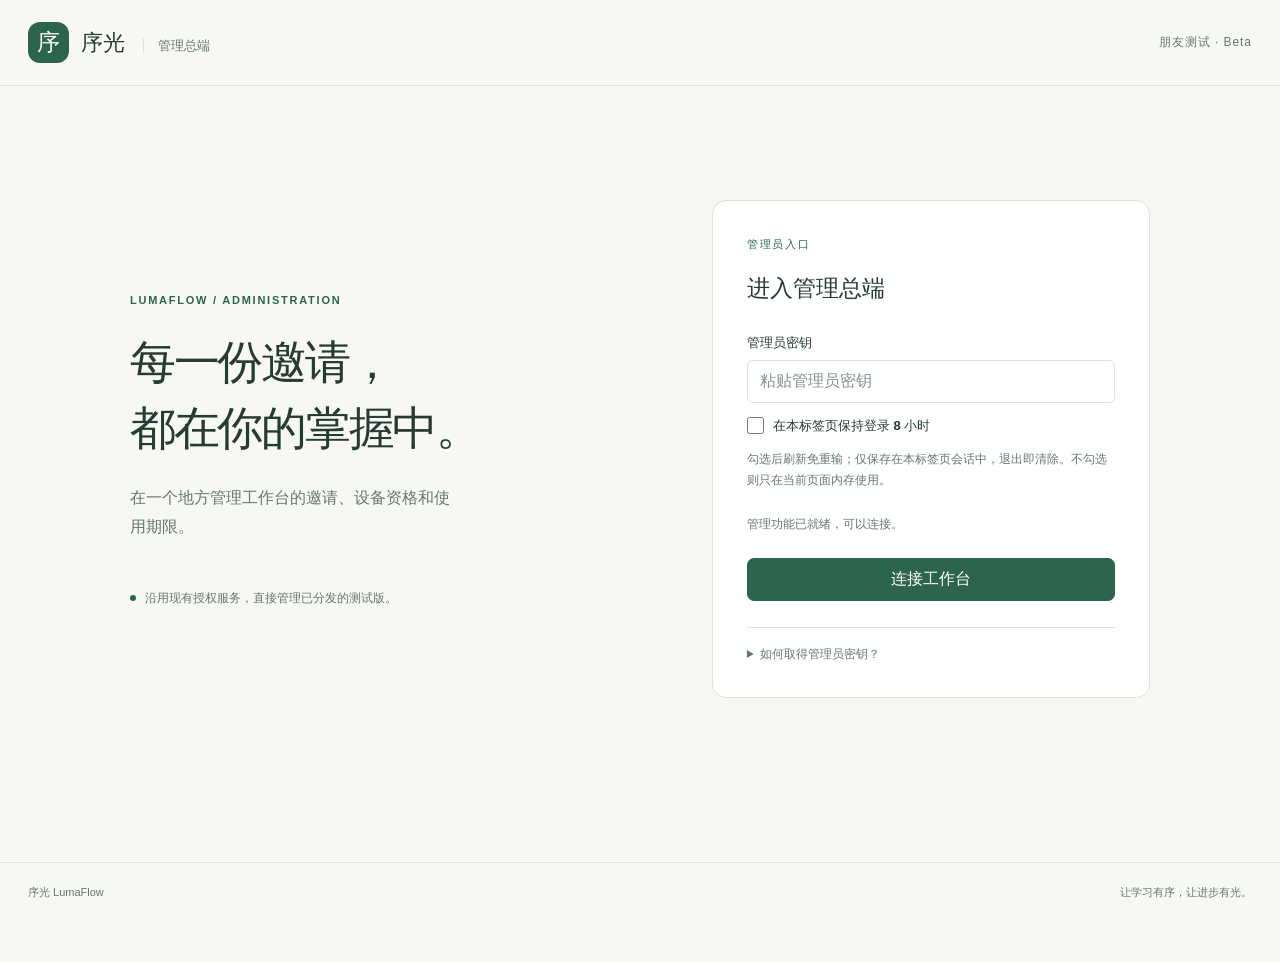
<file: docs/index.html>
<!doctype html>
<html lang="zh-CN"><head><meta charset="UTF-8"><meta name="viewport" content="width=device-width,initial-scale=1"><meta http-equiv="refresh" content="0;url=./admin/"><meta name="referrer" content="no-referrer"><title>序光管理总端</title></head><body><a href="./admin/">打开序光管理总端</a></body></html>
</file>
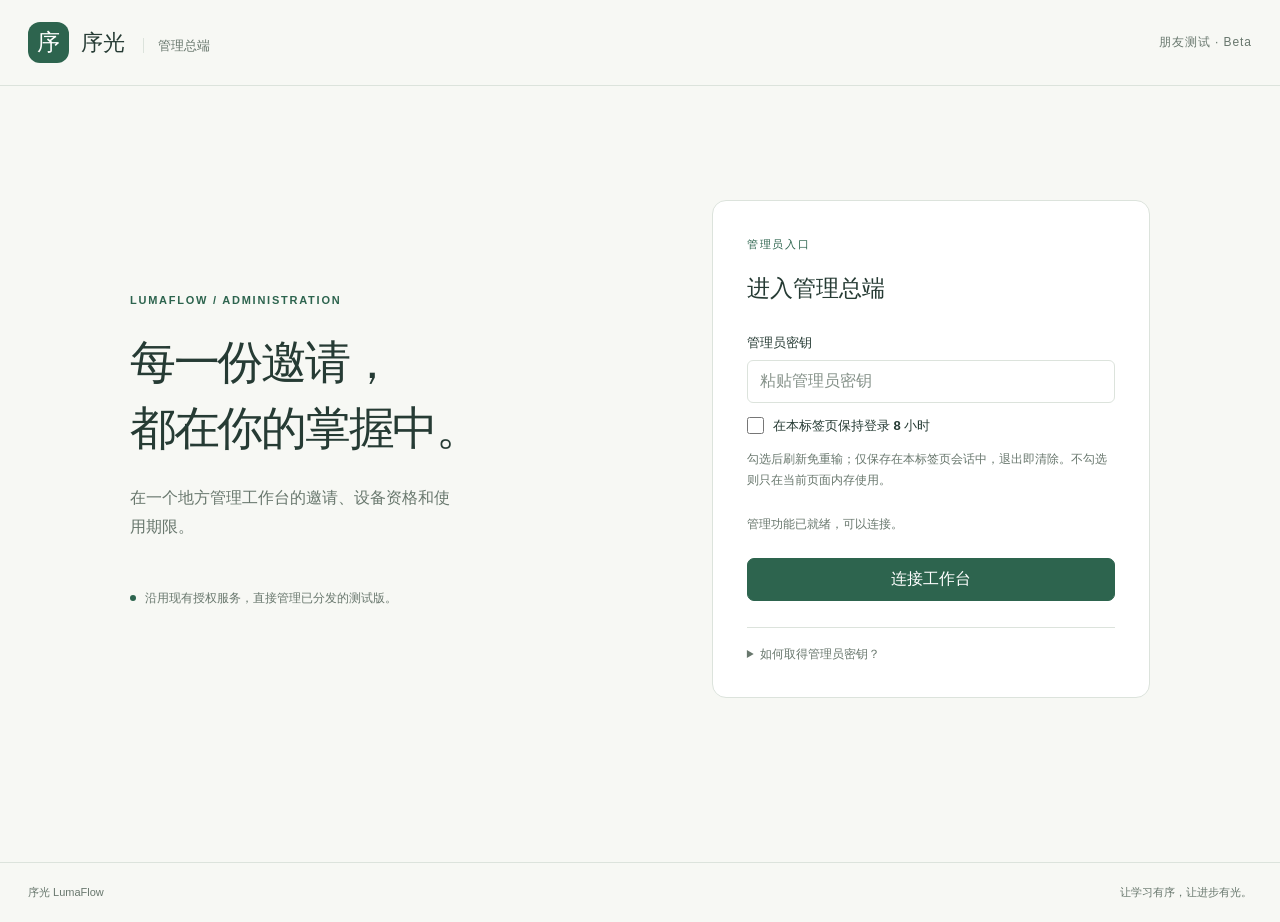
<file: docs/admin/index.html>
<!doctype html>
<html lang="zh-CN">
<head>
  <meta charset="UTF-8">
  <meta name="viewport" content="width=device-width, initial-scale=1">
  <meta name="referrer" content="no-referrer">
  <meta http-equiv="Content-Security-Policy" content="default-src 'none'; script-src 'self'; style-src 'self'; connect-src https://workbench-license-beta.3473645620.workers.dev https://lumaflow-license-connectivity.pages.dev; img-src 'self' data:; base-uri 'none'; form-action 'none'; object-src 'none'">
  <meta name="color-scheme" content="light dark">
  <meta name="robots" content="noindex,nofollow">
  <title>序光 · 管理总端</title>
  <link rel="icon" href="data:,">
  <link rel="stylesheet" href="./styles.css?v=20261025">
  <script defer src="./bootstrap.js?v=20261025"></script>
  <script id="admin-module" type="module" src="./app.js?v=20261025"></script>
</head>
<body>
  <header class="topbar"><a class="brand" href="./"><span class="brand-mark" aria-hidden="true">序</span><span>序光 <small>管理总端</small></span></a><span class="environment">朋友测试 · Beta</span></header>
  <main>
    <section id="login-view" class="login-layout">
      <div class="intro"><p class="eyebrow">LUMAFLOW / ADMINISTRATION</p><h1>每一份邀请，<br>都在你的掌握中。</h1><p>在一个地方管理工作台的邀请、设备资格和使用期限。</p><div class="intro-note"><span class="dot"></span> 沿用现有授权服务，直接管理已分发的测试版。</div></div>
      <form id="login-form" class="login-panel">
        <p class="eyebrow">管理员入口</p><h2>进入管理总端</h2>
        <label for="admin-token">管理员密钥</label>
        <input id="admin-token" type="password" autocomplete="off" spellcheck="false" required placeholder="粘贴管理员密钥" maxlength="512">
        <label class="check-row"><input id="remember-session" type="checkbox">在本标签页保持登录 8 小时</label>
        <p class="field-help">勾选后刷新免重输；仅保存在本标签页会话中，退出即清除。不勾选则只在当前页面内存使用。</p>
        <p id="startup-status" class="field-help" role="status">正在加载管理功能，请稍候。若长时间没有完成，请使用下方入口重新加载。</p>
        <a id="reload-admin" href="./?reload=20261025" class="field-help">重新加载管理页</a>
        <noscript><p class="error">浏览器禁用了 JavaScript，请允许此网站运行 JavaScript，再重新打开管理页。</p></noscript>
        <button class="primary" id="login-button" type="submit" disabled>正在加载管理功能…</button>
        <p id="login-error" class="error" role="alert"></p>
        <details><summary>如何取得管理员密钥？</summary><p>在发布者电脑使用「打开序光管理总端」快捷入口，可复制现有密钥。密钥来自本机授权服务配置，请勿发给测试用户。</p></details>
      </form>
    </section>
    <section id="console-view" hidden>
      <div class="page-heading"><div><h1>用户与设备</h1><p>找到对应用户，即可延长使用、设为永久，或停用与恢复。</p></div><div class="heading-actions"><details id="advanced-tools" class="management-tools"><summary>高级管理</summary><div class="management-options"><button id="audit-button">操作记录</button><button id="refresh-button">立即同步</button><p>每 15 分钟联网核验，默认可离线 24 小时。权限变化在下次核验或现有离线授权到期后生效。</p><p>数据更新：<span id="updated-at">尚未加载</span></p><p>每类列表显示最近 200 条。</p></div></details><button id="logout-button" class="quiet">退出管理</button></div></div>
      <div id="notice" class="notice" role="status" hidden></div>
      <p id="sync-status" role="status" class="sync-status">登录后自动同步，无需刷新页面。</p>
      <dl class="metrics"><div><dt>可用设备</dt><dd id="active-count">—</dd></div><div><dt>7 天内到期</dt><dd id="expiring-count">—</dd></div><div><dt>可用邀请码</dt><dd id="invite-count">—</dd></div></dl>
      <div class="toolbar"><div class="tabs" role="tablist" aria-label="管理内容"><button id="devices-tab" role="tab" aria-selected="true" aria-controls="devices-panel">用户 / 设备</button><button id="invites-tab" role="tab" aria-selected="false" aria-controls="invites-panel" tabindex="-1">邀请码</button></div><button id="new-invite-button" class="primary">＋ 新增授权</button></div>
      <div class="filterbar"><label class="search-label" for="search-input">搜索<input id="search-input" type="search" placeholder="搜索备注、设备或授权编号" autocomplete="off"></label><label for="status-filter">状态<select id="status-filter"><option value="all">全部状态</option><option value="active">有效</option><option value="expiring">即将到期</option><option value="expired">已到期</option><option value="revoked">已停用</option></select></label><span id="result-count"></span></div>
      <details id="batch-tools" class="batch-tools"><summary>批量管理</summary><div id="bulk-toolbar" class="bulk-toolbar"><label class="check-row"><input id="select-visible" type="checkbox">选择当前筛选的普通设备</label><span id="selection-count">已选 0 台</span><button id="bulk-extend">批量延期</button><button id="bulk-policy">批量权限</button><button id="bulk-revoke" class="danger">批量停用</button><button id="bulk-restore">批量恢复</button><button id="clear-selection" class="quiet">清空选择</button></div></details>
      <section id="devices-panel" role="tabpanel" aria-labelledby="devices-tab" tabindex="0"><div class="table-scroll"><table><caption class="sr-only">设备授权列表</caption><thead><tr><th>用户 / 设备</th><th>使用状态</th><th>使用期限</th><th>常用操作</th></tr></thead><tbody id="devices-body"></tbody></table></div></section>
      <section id="invites-panel" role="tabpanel" aria-labelledby="invites-tab" tabindex="0" hidden><div class="table-scroll"><table><caption class="sr-only">邀请码列表</caption><thead><tr><th>邀请备注 / 编号</th><th>状态</th><th>使用期限</th><th>已用 / 上限</th><th>创建时间</th><th>管理</th></tr></thead><tbody id="invites-body"></tbody></table></div></section>
      <p class="table-note">按设备管理使用资格，备注用于辨认用户；不包含同步账号和学习内容。</p>
    </section>
  </main>
  <footer><span>序光 LumaFlow</span><span>让学习有序，让进步有光。</span></footer>
  <dialog id="create-dialog"><form id="create-form"><div class="dialog-heading"><h2>新增授权</h2><button class="quiet" type="button" data-close="create-dialog" aria-label="关闭创建窗口">关闭</button></div><p>填写备注并选择期限，生成后把邀请码发给对方。</p><label for="invite-note">给谁使用</label><input id="invite-note" maxlength="200" placeholder="例如：小陈" required><div id="invite-term"><label for="invite-days">使用天数</label><input id="invite-days" type="number" min="1" max="365" step="1" value="7" required></div><p class="field-help">默认 1 台设备、完整功能、可连续离线 24 小时。期限从首次激活起算。</p><details id="create-advanced" class="advanced-section"><summary>高级设置 · 设备数与权限</summary><div class="advanced-content"><label for="invite-max">最多设备数</label><input id="invite-max" type="number" min="1" max="1000" step="1" value="1" required><div id="create-options"></div></div></details><p id="create-error" class="error" role="alert"></p><button id="create-submit" class="primary" type="submit">生成邀请码</button></form></dialog>
  <dialog id="code-dialog"><div class="dialog-heading"><h2>邀请码已生成</h2><button type="button" class="quiet" data-close="code-dialog">关闭</button></div><p>请现在复制并保存。关闭后，列表中无法找回邀请码明文。</p><label for="created-code">邀请码</label><input id="created-code" readonly autocomplete="off" spellcheck="false"><p id="created-description"></p><button id="copy-code" class="primary">复制邀请码</button><p id="copy-status" role="status"></p></dialog>
  <dialog id="extend-dialog"><form id="extend-form"><div class="dialog-heading"><h2>延长设备授权</h2><button class="quiet" type="button" data-close="extend-dialog">关闭</button></div><p id="extend-description"></p><label for="extend-days">增加天数</label><input id="extend-days" type="number" min="1" max="365" step="1" value="7" required><p class="field-help">有效授权从原到期日顺延；已到期授权从当前时间重新计算。</p><p id="extend-error" class="error" role="alert"></p><button id="extend-submit" class="primary" type="submit">确认延期</button></form></dialog>
  <dialog id="policy-dialog"><form id="policy-form">
    <div class="dialog-heading"><h2 id="policy-title">权限设置</h2><button class="quiet" type="button" data-close="policy-dialog">关闭</button></div>
    <p id="policy-description"></p><label for="policy-note">备注</label><input id="policy-note" maxlength="200" autocomplete="off">
    <label id="policy-inherit-row" class="check-row"><input id="policy-inherit" type="checkbox">跟随邀请码默认权限</label>
    <fieldset id="policy-options"><legend>离线与功能权限</legend><label for="policy-hours">连续离线时长（小时）</label><input id="policy-hours" type="number" min="1" max="720" step="1" value="24" required><p class="field-help">1–720 小时。离线期间可重新启动；不能超过设备资格到期日。</p>
    <div id="policy-features"><label class="check-row"><input type="checkbox" value="ai">AI 与研究室</label><label class="check-row"><input type="checkbox" value="sync">设备同步</label><label class="check-row"><input type="checkbox" value="leisure">休闲模式</label></div></fieldset>
    <div id="policy-invite-fields"><label for="policy-max">最多设备数</label><input id="policy-max" type="number" min="1" max="1000" step="1" value="1"><p class="field-help">不能少于已经激活的设备数；停用设备仍占用原名额。</p><label for="policy-expiry">新设备激活截止时间（留空不限）</label><input id="policy-expiry" type="datetime-local"><p class="field-help">按当前电脑时区输入，仅限制新设备激活，不缩短已有资格。</p></div>
    <p id="policy-error" class="error" role="alert"></p><button id="policy-submit" class="primary" type="submit">保存设置</button>
  </form></dialog>
  <dialog id="audit-dialog"><div class="dialog-heading"><h2>操作记录</h2><button class="quiet" type="button" data-close="audit-dialog">关闭</button></div><p>最近 200 次管理操作，不记录管理员密钥或邀请码明文。</p><div class="table-scroll"><table><thead><tr><th>时间</th><th>操作</th><th>对象编号</th><th>修改内容</th></tr></thead><tbody id="audit-body"></tbody></table></div></dialog>
  <dialog id="device-dialog"><div class="dialog-heading"><h2>设备详情与高级设置</h2><button type="button" data-close="device-dialog">关闭</button></div><button id="device-policy-button">修改备注与权限</button><dl id="device-details" class="device-details"></dl></dialog>
  <dialog id="bulk-dialog"><form id="bulk-form"><div class="dialog-heading"><h2 id="bulk-title">批量管理</h2><button type="button" data-close="bulk-dialog">关闭</button></div><p id="bulk-description"></p><label id="bulk-days-label" for="bulk-days">增加天数</label><input id="bulk-days" type="number" min="1" max="365" value="7"><label id="bulk-preset-label" for="bulk-preset">权限方案</label><select id="bulk-preset"><option value="full">完整功能 · 离线 24 小时</option><option value="basic">仅基础学习 · 离线 24 小时</option><option value="strict">完整功能 · 离线 1 小时</option><option value="inherit">跟随各自邀请码</option></select><p>只作用于下方列出的设备；机主设备不参与。停用不删除学习数据，已有离线授权继续到原期限。批量权限会覆盖单设备设置，备注保留。</p><ul id="bulk-targets"></ul><p id="bulk-error" class="error" role="alert"></p><button id="bulk-submit" type="submit" class="primary">确认执行</button></form></dialog>
</body>
</html>
</file>
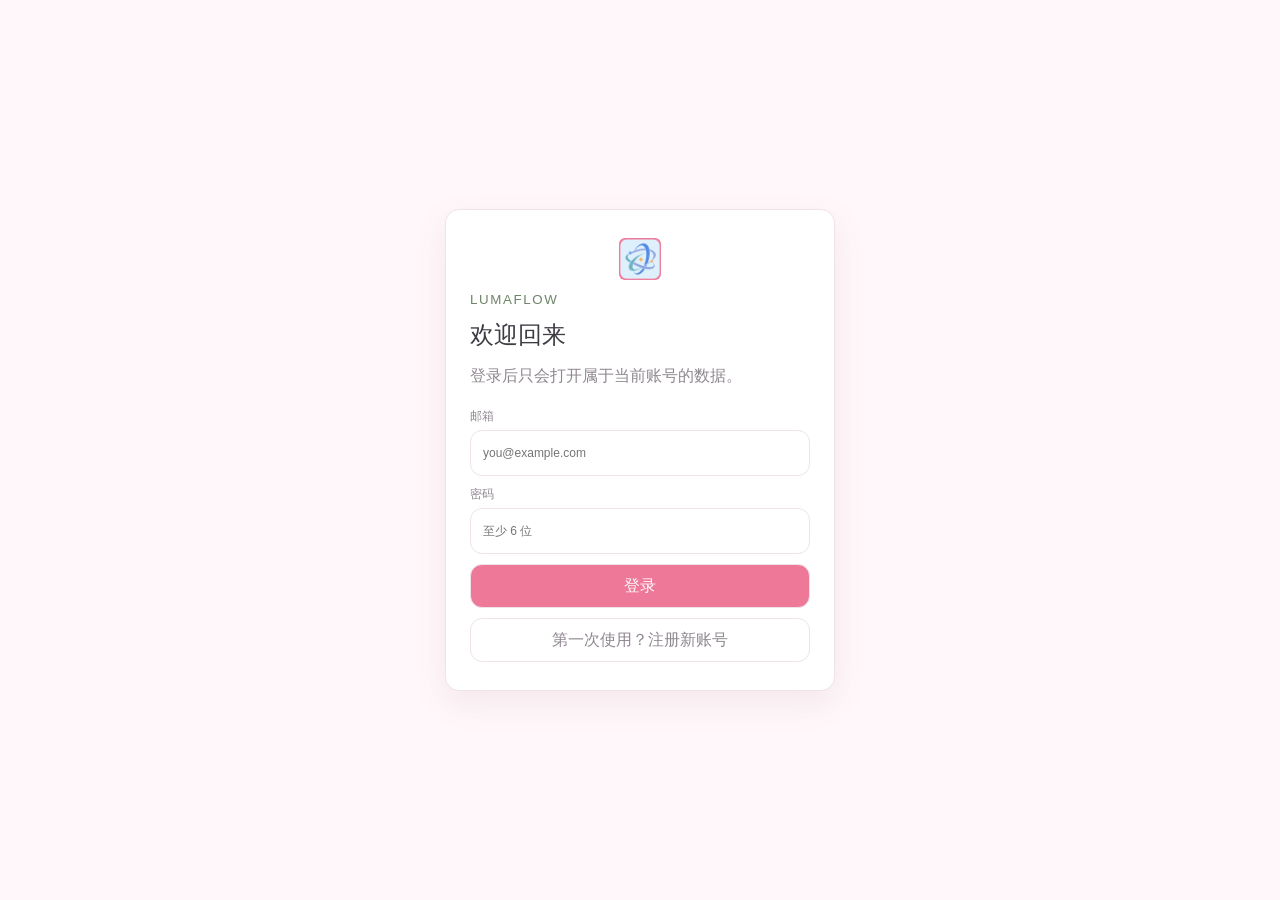
<file: docs/mobile/index.html>
<!doctype html>
<html lang="zh-CN">
  <head><meta charset="UTF-8" /><meta name="viewport" content="width=device-width,initial-scale=1,viewport-fit=cover" /><meta name="apple-mobile-web-app-capable" content="yes" /><meta name="apple-mobile-web-app-title" content="序光" /><meta name="apple-mobile-web-app-status-bar-style" content="default" /><meta name="theme-color" content="#E7F2FB" /><meta name="description" content="序光·随身学习、复习、记录与休闲入口" /><link rel="icon" href="./favicon-32.png" sizes="32x32" type="image/png" /><link rel="apple-touch-icon" href="./apple-touch-icon.png" /><link rel="manifest" href="./manifest.webmanifest" /><title>序光</title>  <script type="module" crossorigin src="./assets/index-Bs8QYVuE.js"></script>
  <link rel="stylesheet" crossorigin href="./assets/index-dDU_XT2N.css">
</head>
  <body><div id="root"></div></body>
</html>
</file>
<file: docs/admin/styles.css>
:root{font-family:"Segoe UI","Microsoft YaHei",sans-serif;color:#263b34;background:#f7f8f4;font-synthesis:none;--paper:#fff;--ink:#263b34;--muted:#68776d;--line:#dce3dc;--accent:#2d644e;--soft:#edf3ed;--danger:#a33d36;--warning:#926415}
.sync-status{font-size:12px;color:var(--muted);line-height:1.7}.bulk-toolbar{display:flex;align-items:center;flex-wrap:wrap;gap:10px;border:1px solid var(--line);padding:12px;margin:12px 0;background:var(--paper);border-radius:7px}.bulk-toolbar .check-row{margin:0}.bulk-toolbar button{padding:7px 10px;font-size:12px}.device-select{width:17px!important;min-height:17px!important;float:left;margin:3px 10px 0 0!important}.device-details{display:grid;grid-template-columns:105px minmax(0,1fr);gap:12px;font-size:13px}.device-details dt{color:var(--muted)}.device-details dd{margin:0;overflow-wrap:anywhere;user-select:all}#bulk-targets{max-height:160px;overflow:auto;font-size:12px;overflow-wrap:anywhere;line-height:1.8}#create-features{display:flex;gap:12px;flex-wrap:wrap}
*{box-sizing:border-box}body{margin:0}button,input,select{font:inherit}button,a,input,select,summary{touch-action:manipulation}button{cursor:pointer;border:1px solid var(--line);border-radius:7px;background:var(--paper);color:var(--ink);padding:10px 15px;transition:background .15s}button:hover{background:var(--soft)}button:disabled{opacity:.5;cursor:wait}button:focus-visible,a:focus-visible,summary:focus-visible{outline:3px solid #79a38a;outline-offset:3px}input:focus,select:focus{outline:2px solid #79a38a;outline-offset:1px}.primary{color:white;background:var(--accent);border-color:var(--accent)}.primary:hover{background:#24533f}.quiet{background:transparent}.danger{color:var(--danger)}[hidden]{display:none!important}
.topbar{height:86px;border-bottom:1px solid var(--line);display:flex;align-items:center;justify-content:space-between;padding:0 max(28px,calc((100vw - 1320px)/2))}.brand{display:flex;align-items:center;gap:12px;color:var(--ink);text-decoration:none;font-size:22px;font-weight:650}.brand-mark{display:grid;place-items:center;width:41px;height:41px;border-radius:12px;background:var(--accent);color:white;font-size:23px}.brand small{font-size:13px;font-weight:400;color:var(--muted);margin-left:12px;padding-left:14px;border-left:1px solid var(--line)}.environment{font-size:12px;letter-spacing:.08em;color:var(--muted)}main{max-width:1376px;padding:44px 28px 64px;margin:auto;min-height:calc(100dvh - 160px)}.eyebrow{font-size:11px;letter-spacing:.16em;font-weight:650;color:var(--accent);margin:0 0 18px}h1,h2,p{margin-top:0}h1{font-size:32px;letter-spacing:-.035em;line-height:1.35;margin-bottom:12px}h2{font-size:23px;font-weight:600}p{color:var(--muted);line-height:1.8;font-size:14px}label{display:block;font-size:13px;font-weight:600;margin:0 0 8px}input,select{display:block;width:100%;min-height:43px;background:var(--paper);color:var(--ink);border:1px solid var(--line);border-radius:6px;padding:10px 12px}input::placeholder{color:var(--muted);opacity:.8}.field-help{font-size:12px;margin:10px 0 22px}.error{color:var(--danger);font-size:13px;min-height:0;margin:12px 0 0}.error:empty{display:none}
.login-layout{display:grid;grid-template-columns:1.1fr 1fr;align-items:center;gap:100px;max-width:1020px;margin:70px auto 100px}.intro h1{font-size:46px;line-height:1.45;font-weight:550;letter-spacing:-.05em}.intro>p:not(.eyebrow){max-width:330px;margin:22px 0 48px;font-size:16px}.intro-note{display:flex;align-items:center;gap:9px;font-size:12px;color:var(--muted)}.dot{width:6px;height:6px;border-radius:50%;background:var(--accent)}.login-panel{background:var(--paper);border:1px solid var(--line);border-radius:14px;padding:34px}.login-panel h2{margin-bottom:30px}.login-panel .primary{width:100%}details{border-top:1px solid var(--line);margin-top:26px;padding-top:18px;font-size:12px;color:var(--muted)}summary{cursor:pointer}details p{font-size:12px;margin:12px 0 0}
.page-heading{display:flex;justify-content:space-between;align-items:center;gap:24px}.page-heading .eyebrow{margin-bottom:12px}.page-heading p{max-width:750px}.heading-actions{display:flex;gap:10px;white-space:nowrap}.metrics{display:grid;grid-template-columns:1fr 1fr 1fr 1.2fr;border-block:1px solid var(--line);margin:26px 0 32px;padding:24px 0;gap:24px}.metrics>div{padding-left:26px;border-left:1px solid var(--line)}.metrics>div:first-child{padding-left:0;border:0}dt{font-size:12px;color:var(--muted)}dd{font-size:36px;line-height:1.5;margin:4px 0 0;font-variant-numeric:tabular-nums}.metric-detail dd{font-size:14px;padding-top:15px}.toolbar{display:flex;align-items:center;justify-content:space-between;gap:15px;border-bottom:1px solid var(--line)}.tabs{display:flex;gap:30px}.tabs button{border:0;border-radius:0;padding:16px 2px;background:transparent;color:var(--muted);border-bottom:3px solid transparent}.tabs [aria-selected=true]{color:var(--accent);border-bottom-color:var(--accent);font-weight:650}.filterbar{display:flex;align-items:end;gap:16px;padding:24px 0}.filterbar label{margin:0;font-size:12px;color:var(--muted)}.search-label{width:340px;max-width:55%}.filterbar input,.filterbar select{margin-top:7px;font-size:13px}.filterbar>span{margin-left:auto;font-size:12px;color:var(--muted);padding-bottom:12px}.table-scroll{overflow:auto;background:var(--paper);border:1px solid var(--line);border-radius:9px}table{border-collapse:collapse;text-align:left;width:100%;font-size:13px;white-space:nowrap}th{padding:15px 18px;color:var(--muted);background:var(--soft);font-size:12px;font-weight:500}td{padding:19px 18px;border-top:1px solid var(--line);line-height:1.5}td:first-child{min-width:235px;max-width:340px;white-space:normal;overflow-wrap:anywhere}td strong{display:block;font-size:13px;font-weight:600;margin-bottom:5px}.identifier{display:block;font-size:11px;color:var(--muted);font-family:Consolas,monospace;overflow-wrap:anywhere}.badge{display:inline-block;border-radius:4px;background:var(--soft);color:var(--accent);padding:3px 8px;font-size:11px}.badge.expiring{color:var(--warning);background:#fcf3dd}.badge.expired,.badge.revoked{color:var(--danger);background:#faece9}.row-actions{display:flex;gap:8px}td button{padding:6px 10px;font-size:12px}.empty{text-align:center;padding:55px;color:var(--muted);white-space:normal}.table-note{font-size:12px;margin:16px 0}.notice{padding:12px 16px;background:var(--soft);border:1px solid var(--line);border-radius:6px;font-size:13px;margin:10px 0}.notice.error{color:var(--danger);background:#faece9}.sr-only{position:absolute;width:1px;height:1px;padding:0;margin:-1px;overflow:hidden;clip:rect(0,0,0,0);white-space:nowrap;border:0}
dialog{color:var(--ink);background:var(--paper);border:1px solid var(--line);border-radius:12px;padding:28px;width:min(480px,calc(100vw - 32px));max-height:calc(100dvh - 40px);overflow:auto}dialog::backdrop{background:rgb(20 38 28/.4)}.dialog-heading{display:flex;justify-content:space-between;align-items:center;gap:20px;margin-bottom:18px}.dialog-heading h2{margin:0;font-size:21px}.dialog-heading button{font-size:12px;padding:6px 9px}dialog>.primary,dialog form>.primary{width:100%}.form-grid{display:grid;grid-template-columns:1fr 1fr;gap:18px;margin-top:20px}#created-code{font:600 21px Consolas,monospace;letter-spacing:.04em;margin-bottom:14px}#copy-status{font-size:12px;margin:12px 0 0}footer{max-width:1376px;padding:22px 28px;margin:auto;border-top:1px solid var(--line);display:flex;justify-content:space-between;font-size:11px;color:var(--muted)}
@media(max-width:850px){.login-layout{gap:35px;margin:30px auto}.intro h1{font-size:35px}.login-panel{padding:25px}.page-heading{align-items:flex-start;flex-direction:column}.heading-actions{align-self:flex-end}.metrics{gap:12px}.metrics>div{padding-left:14px}h1{font-size:28px}}
@media(max-width:580px){.topbar{height:70px;padding-inline:20px}.brand{font-size:19px}.brand small{font-size:12px;margin-left:5px;padding-left:8px}.environment{font-size:10px}main{padding:30px 20px 42px}.login-layout{grid-template-columns:1fr;gap:26px;margin:5px auto 20px}.intro h1{font-size:32px}.intro>p:not(.eyebrow){font-size:14px;margin:15px 0}.intro-note{display:none}.metrics{grid-template-columns:1fr 1fr;row-gap:20px}.metrics>div:nth-child(3){border:0;padding:0}.metric-detail dd{padding-top:12px}.tabs{gap:20px}.toolbar>.primary{font-size:12px;padding:9px 10px}.filterbar{flex-wrap:wrap;gap:12px}.filterbar>span{width:100%;padding:0}.search-label{width:auto;flex:1;max-width:none}.filterbar select{min-width:112px}.heading-actions{align-self:flex-start}footer{padding-inline:20px;gap:15px}footer span:last-child{font-size:10px}}
@media(prefers-color-scheme:dark){:root{color:#dce7de;background:#17231d;--paper:#1d2c24;--ink:#dce7de;--muted:#a4b4a8;--line:#36473c;--accent:#92c5a4;--soft:#293c30;--danger:#efaaa2;--warning:#efd28d}.brand-mark,.primary{background:#36674c;color:white;border-color:#36674c}.primary:hover{background:#427f5e}.badge.expiring{background:#483a20}.badge.expired,.badge.revoked,.notice.error{background:#472d29}.intro .eyebrow{color:#92c5a4}}
@media(prefers-reduced-motion:reduce){*{transition:none!important}}
.policy-summary{display:block;font-size:11px;color:var(--muted);margin-top:7px}.policy-summary.legacy{color:var(--warning)}.row-actions{flex-wrap:wrap;min-width:165px}.check-row{display:flex;align-items:center;gap:9px;margin:14px 0}.check-row input{width:17px;min-height:17px;margin:0;padding:0}fieldset{border:1px solid var(--line);border-radius:7px;padding:18px;margin:20px 0}legend{font-size:13px;color:var(--muted)}#audit-dialog{width:min(1100px,calc(100vw - 32px))}#audit-dialog td{max-width:380px;white-space:normal;overflow-wrap:anywhere}.heading-actions{flex-wrap:wrap}@media(max-width:580px){.heading-actions{gap:7px}.heading-actions button{padding:9px;font-size:12px}}
.metrics{grid-template-columns:repeat(3,minmax(0,1fr));margin:22px 0;padding:18px 0}.metrics dd{font-size:30px}.management-tools{position:relative;margin:0;padding:0;border:0;color:var(--ink);font-size:13px}.management-tools>summary{padding:10px 15px;min-height:43px;border:1px solid var(--line);border-radius:7px;background:var(--paper)}.management-options{position:absolute;right:0;top:calc(100% + 8px);z-index:2;width:min(310px,calc(100vw - 40px));padding:16px;border:1px solid var(--line);border-radius:9px;background:var(--paper);white-space:normal;box-shadow:0 8px 24px rgb(20 38 28/.1)}.management-options button{display:block;width:100%;margin-bottom:10px;text-align:left}.management-options p{font-size:12px;margin:12px 0 0}.batch-tools{margin:0 0 14px;padding:0;border:0;font-size:12px}.batch-tools>summary{width:fit-content;padding:7px 0}.advanced-section{margin:20px 0;padding:15px 0;border-block:1px solid var(--line);color:var(--ink);font-size:13px}.advanced-section summary{padding:4px 0}.advanced-content{padding-top:18px}.advanced-content fieldset{margin-bottom:0}.device-details{margin-top:22px}#devices-body .row-actions{min-width:300px}#devices-body td:first-child{min-width:190px}#devices-body .identifier{font-family:inherit}.page-heading h1{margin-bottom:8px}.page-heading p{margin-bottom:0}#invite-term{margin-top:20px}
@media(max-width:580px){.metrics{gap:10px}.metrics>div,.metrics>div:nth-child(3){border-left:1px solid var(--line);padding-left:10px}.metrics>div:first-child{padding-left:0;border:0}.metrics dd{font-size:26px}.metrics dt{font-size:11px}.management-tools>summary{font-size:12px;padding:9px;min-height:38px}.management-options{left:0;right:auto}.filterbar{padding:18px 0}.page-heading{gap:16px}}
@media(max-width:580px){#devices-panel .table-scroll{border:0;background:transparent;overflow:visible}#devices-panel table,#devices-body{display:block;white-space:normal}#devices-panel thead{display:none}#devices-body tr{display:grid;grid-template-columns:minmax(0,1fr) minmax(0,1.6fr);border:1px solid var(--line);border-radius:9px;background:var(--paper);padding:14px;margin-bottom:12px;gap:14px}#devices-body td{border:0;padding:0;min-width:0;max-width:none;white-space:normal}#devices-body td:first-child{grid-column:1/-1;min-width:0}#devices-body td:nth-child(2)::before,#devices-body td:nth-child(3)::before{display:block;font-size:11px;color:var(--muted);margin-bottom:7px}#devices-body td:nth-child(2)::before{content:'使用状态'}#devices-body td:nth-child(3)::before{content:'使用期限'}#devices-body .row-actions{grid-column:1/-1;min-width:0;gap:8px;padding-top:12px;border-top:1px solid var(--line)}#devices-body .empty{grid-column:1/-1;padding:20px 0}}
</file>
<file: docs/mobile/assets/index-dDU_XT2N.css>
.greenhouse-active .mobile-greenhouse-section{min-width:0;margin-bottom:16px;padding:18px;border:1px solid var(--line);border-radius:18px;background:var(--card)}.greenhouse-active .mobile-greenhouse-section h2{margin:0 0 12px;font-size:20px}.greenhouse-active .mobile-greenhouse-section p{font-size:13px;line-height:1.7}.greenhouse-active .mobile-vocabulary-actions{display:flex;flex-wrap:wrap;gap:8px}.greenhouse-active .mobile-vocabulary-actions button{min-height:42px;font-size:13px}.greenhouse-active .mobile-vocabulary-actions button[aria-expanded=true]{color:var(--pink-deep);background:var(--pink-soft);border-color:var(--pink)}.greenhouse-active .mobile-inline-create,.greenhouse-active .mobile-vocab-import{margin-top:14px}.greenhouse-active .mobile-greenhouse-section label{display:grid;min-width:0;gap:8px;font-size:13px}.greenhouse-active .mobile-inline-deck{display:grid;grid-template-columns:minmax(0,1fr) auto;gap:8px}.greenhouse-active .mobile-vocabulary-grid{display:grid;grid-template-columns:repeat(2,minmax(0,1fr));gap:8px;margin:12px 0}.greenhouse-active .mobile-vocabulary-row{display:grid;min-width:0;gap:5px;text-align:left;padding:14px;border:1px solid var(--line);border-radius:12px;background:var(--card);color:var(--text)}.greenhouse-active .mobile-vocabulary-row strong{font-size:16px}.greenhouse-active .mobile-vocabulary-row small{font-size:13px;color:var(--muted)}.greenhouse-active .mobile-vocabulary-row:hover{border-color:var(--pink);background:var(--pink-soft)}.greenhouse-active .mobile-vocabulary-row strong,.greenhouse-active .mobile-vocabulary-row small{overflow:hidden;text-overflow:ellipsis;white-space:nowrap}.greenhouse-active .mobile-vocabulary-row span{font-size:10px;opacity:.7}.greenhouse-active .mobile-vocabulary-pagination{display:flex;flex-wrap:wrap;justify-content:space-between;align-items:center;gap:8px;font-size:12px}.greenhouse-active .mobile-vocabulary-planning .mobile-vocab-plan{padding:0}.greenhouse-active .mobile-vocab-tools{display:block}.greenhouse-active .mobile-vocabulary-actions button,.greenhouse-active .mobile-inline-deck button,.greenhouse-active .mobile-vocabulary-pagination button{padding:9px 12px;border:1px solid var(--line);border-radius:10px;background:var(--card);color:var(--text)}.greenhouse-active .mobile-vocabulary-actions button:disabled,.greenhouse-active .mobile-inline-deck button:disabled,.greenhouse-active .mobile-vocabulary-pagination button:disabled{opacity:.45}.greenhouse-active .mobile-inline-create{display:grid;gap:12px}.greenhouse-active .mobile-greenhouse-section input:not([type=file]),.greenhouse-active .mobile-greenhouse-section select{width:100%;min-width:0;min-height:44px;padding:10px 12px;border:1px solid var(--line);border-radius:10px;background:var(--card);color:var(--text);font:inherit}.greenhouse-active .mobile-greenhouse-section input:focus-visible,.greenhouse-active .mobile-greenhouse-section button:focus-visible,.greenhouse-active .mobile-greenhouse-section select:focus-visible{outline:2px solid var(--pink);outline-offset:2px}.greenhouse-active .mobile-vocabulary-planning .mobile-vocab-plan{border:0;box-shadow:none}@media(max-width:600px){.greenhouse-active .mobile-vocabulary-grid{grid-template-columns:minmax(0,1fr)}}.book-poetry{display:flex;align-items:center;gap:12px;min-width:0;padding:8px clamp(4px,2vw,20px);color:var(--color-text-secondary, var(--text))}.book-poetry-copy{flex:1;min-width:0}.book-poetry .book-poetry-line{margin:0;font-family:var(--font-reader-serif, "Source Han Serif SC", "Noto Serif CJK SC", "Songti SC", "Microsoft YaHei", serif);font-size:clamp(16px,1.5vw,19px);font-weight:400;line-height:1.9;letter-spacing:.06em;overflow-wrap:anywhere;text-wrap:pretty}.book-poetry-phrase{display:inline-block;max-width:100%;vertical-align:top}.book-poetry .book-poetry-source{margin:6px 0 0;color:var(--color-text-muted, var(--muted));font-size:12px;line-height:1.7;overflow-wrap:anywhere}.book-poetry .book-poetry-next{flex:none;min-height:44px;padding:6px 8px;border:0;border-radius:6px;background:transparent;color:var(--color-text-muted, var(--muted));font:inherit;font-size:12px;cursor:pointer}.book-poetry .book-poetry-next:hover{color:var(--color-text-primary, var(--text))}.book-poetry .book-poetry-next:focus-visible{outline:2px solid var(--color-accent, var(--pink-deep));outline-offset:2px}@media(max-width:420px){.book-poetry{gap:6px;padding-inline:0}.book-poetry .book-poetry-line{letter-spacing:.04em}}.assistant-launcher{position:fixed;right:24px;bottom:24px;z-index:35;border:1px solid var(--color-border);border-radius:24px;padding:12px 20px;color:var(--color-text-primary);background:var(--color-surface-primary);box-shadow:0 4px 18px #18352218;font:inherit;cursor:pointer}.workbench-assistant{width:min(650px,calc(100vw - 32px));max-height:88vh;overflow-y:auto}.assistant-controls{display:grid;grid-template-columns:1fr 1fr;gap:12px}.assistant-controls label,.workbench-assistant>label{display:grid;gap:7px;margin-block:10px}.assistant-controls label:first-child{grid-column:1 / -1}.assistant-help,.assistant-voice p{font-size:13px;opacity:.8;line-height:1.6}.assistant-voice{padding-block:8px}.assistant-voice label{display:block;margin-bottom:10px;font-size:13px;line-height:1.6}.assistant-actions{display:flex;gap:10px;margin-block:14px}.assistant-reply{border-top:1px solid var(--color-border);padding-top:14px}.assistant-reply p{white-space:pre-wrap;overflow-wrap:anywhere;line-height:1.7}.assistant-reply section{padding:12px;background:var(--color-surface-secondary);border-radius:10px}.assistant-reply li{margin-bottom:8px}.assistant-history{max-height:32vh;overflow-y:auto;overscroll-behavior:contain}.assistant-preview{padding:14px;border:1px solid var(--color-border);border-radius:12px;background:var(--color-surface-secondary)}.assistant-stream{white-space:pre-wrap;overflow-wrap:anywhere}.assistant-voice button[aria-pressed=true]{box-shadow:0 0 0 3px #b96b5420}.workbench-assistant input[type=checkbox]{width:auto;margin-right:6px}.workbench-assistant label{line-height:1.6}.workbench-assistant .ui-textarea{min-height:88px}@media(max-width:520px){.assistant-controls{grid-template-columns:1fr}.assistant-launcher{right:12px;bottom:calc(80px + env(safe-area-inset-bottom))}.workbench-assistant{padding:18px}.assistant-actions{flex-wrap:wrap}}:root{color-scheme:light;--color-background: #fff8fb;--color-sidebar: #f4efff;--color-sidebar-text: #514258;--color-sidebar-muted: #8f7e98;--color-sidebar-hover: #eee5fb;--color-sidebar-active: #ffdeec;--color-sidebar-active-text: #6c4561;--color-surface-primary: #fffefe;--color-surface-secondary: #fff0f6;--color-surface-hover: #f8edff;--color-surface-active: #e5f7f1;--color-text-primary: #453848;--color-text-secondary: #756678;--color-text-muted: #a393a6;--color-text-on-accent: #fffafe;--color-border: #eaddea;--color-border-strong: #d8c4db;--color-accent: #dd79a7;--color-accent-hover: #ca6395;--color-accent-subtle: #ffe5f0;--color-focus-ring: #b879d2;--color-success: #65b99d;--color-warning: #e5a95b;--color-danger: #dc7080;--color-danger-hover: #c9586a;--color-danger-subtle: #ffe2e7;--color-overlay: rgb(72 52 78 / 38%);--color-reader-canvas: #eee8ef;--color-reader-paper: #fffdf9;--color-reader-paper-text: #3e3641;--color-reader-sepia: #fff4dc;--color-reader-sepia-text: #493c35;--color-pdf-page: #ffffff;--color-pastel-pink: #ffe0ed;--color-pastel-yellow: #fff0bc;--color-pastel-mint: #dff5ed;--color-pastel-blue: #deeffb;--color-pastel-lilac: #ece1fb;--color-phrase-morning: #fff6d8;--color-phrase-day: #ebf7ed;--color-phrase-evening: #f8e7d8;--color-phrase-night: #e5edf2;--color-phrase-text: #4f403f;--color-phrase-meta: #8f7776;--color-phrase-border: #eadfcf;--font-ui: "Segoe UI Rounded", "Microsoft YaHei UI", "Segoe UI", system-ui, sans-serif;--font-display: "Arial Rounded MT Bold", "Microsoft YaHei UI", "Segoe UI", system-ui, sans-serif;--font-reader-serif: "Source Han Serif SC", "Noto Serif CJK SC", "Microsoft YaHei", serif;--font-system: system-ui, "Microsoft YaHei UI", sans-serif;--font-mono: "Cascadia Mono", Consolas, "Microsoft YaHei UI", monospace;--text-display: 2.25rem;--text-page-title: 1.5rem;--text-section-title: 1.125rem;--text-item-title: 1rem;--text-body: .875rem;--text-secondary: .8125rem;--text-caption: .75rem;--text-reader: 1.0625rem;--text-xs: var(--text-caption);--text-sm: var(--text-secondary);--text-base: var(--text-body);--text-lg: var(--text-section-title);--line-ui: 1.5;--line-body: 1.7;--line-reader: 1.8;--leading-tight: 1.3;--leading-relaxed: var(--line-body);--weight-regular: 400;--text-label: .6875rem;--weight-medium: 550;--weight-semibold: 640;--weight-bold: 700;--space-1: .25rem;--space-2: .5rem;--space-3: .75rem;--space-4: 1rem;--space-5: 1.5rem;--space-6: 2rem;--space-7: 3rem;--space-8: 4rem;--radius-sm: .375rem;--radius-md: .5rem;--radius-lg: .75rem;--radius-xl: .875rem;--radius-round: 999px;--control-height-sm: 30px;--control-height-md: 36px;--control-height-lg: 40px;--control-padding-inline: 11px;--control-radius: var(--radius-sm);--control-icon-size: 16px;--control-focus-shadow: 0 0 0 3px color-mix(in srgb, var(--color-focus-ring) 18%, transparent);--layout-sidebar-expanded: 228px;--layout-sidebar-collapsed: 68px;--layout-page-max: 1040px;--layout-library-panel: 230px;--layout-notes-panel: 300px;--shadow-popover: 0 12px 32px rgb(105 75 115 / 13%);--shadow-dialog: 0 24px 70px rgb(83 59 93 / 20%);--shadow-reader-page: 0 8px 24px rgb(88 70 92 / 11%);--shadow-button-rest: 0 1px 2px rgb(105 75 115 / 7%);--shadow-button-hover: 0 4px 12px rgb(105 75 115 / 10%);--shadow-button-pressed: inset 0 1px 3px rgb(83 59 93 / 14%);--motion-press: 90ms;--motion-fast: .11s;--motion-list: .14s;--motion-normal: .18s;--motion-slow: .28s;--ease-standard: cubic-bezier(.2, 0, 0, 1);--ease-button: cubic-bezier(.16, 1, .3, 1);--ease-exit: cubic-bezier(.4, 0, 1, 1);--z-dropdown: 20;--z-sticky: 30;--z-dialog: 100;--z-toast: 120;--bg: var(--color-background);--sidebar: var(--color-sidebar);--surface: var(--color-surface-primary);--text: var(--color-text-primary);--muted: var(--color-text-secondary);--faint: var(--color-text-muted);--border: var(--color-border);--accent: var(--color-accent);--accent-soft: var(--color-accent-subtle);--focus: var(--color-focus-ring)}:root[data-theme=dark]{color-scheme:dark;--color-background: #24212f;--color-sidebar: #2d293d;--color-sidebar-text: #fff2fa;--color-sidebar-muted: #c7b6cc;--color-sidebar-hover: #3d374f;--color-sidebar-active: #563d52;--color-sidebar-active-text: #ffd9e9;--color-surface-primary: #343042;--color-surface-secondary: #40394f;--color-surface-hover: #4a425a;--color-surface-active: #4c5d59;--color-text-primary: #fff2fa;--color-text-secondary: #d8c8dc;--color-text-muted: #aa99b0;--color-text-on-accent: #2e2430;--color-border: #5a5069;--color-border-strong: #746680;--color-accent: #f09abd;--color-accent-hover: #ffacd0;--color-accent-subtle: #54394b;--color-focus-ring: #caa2ef;--color-success: #7bd0b5;--color-warning: #efc176;--color-danger: #f08b9a;--color-danger-hover: #ffa0ae;--color-danger-subtle: #583945;--color-overlay: rgb(13 10 19 / 72%);--color-reader-canvas: #1d1a26;--color-reader-paper: #302c39;--color-reader-paper-text: #f5eaf2;--color-reader-sepia: #41382f;--color-reader-sepia-text: #f2e3d2;--color-pastel-pink: #5a3c4d;--color-pastel-yellow: #574d38;--color-pastel-mint: #38534d;--color-pastel-blue: #384c5b;--color-pastel-lilac: #4d405d;--color-phrase-morning: #443d31;--color-phrase-day: #33463e;--color-phrase-evening: #463a35;--color-phrase-night: #273b40;--color-phrase-text: #f0e2c5;--color-phrase-meta: #c9b999;--color-phrase-border: #5a5145}.ui-button{display:inline-flex;min-width:0;align-items:center;justify-content:center;gap:var(--space-2);border:1px solid transparent;border-radius:var(--control-radius);font:inherit;font-size:var(--text-body);font-weight:var(--weight-medium);line-height:1;white-space:nowrap;cursor:pointer;transition:color var(--motion-fast) var(--ease-standard),border-color var(--motion-fast) var(--ease-standard),background-color var(--motion-fast) var(--ease-standard),box-shadow var(--motion-fast) var(--ease-button),filter var(--motion-fast) var(--ease-standard),transform var(--motion-press) var(--ease-button)}.ui-button--small{min-height:var(--control-height-sm);padding:6px 10px;font-size:var(--text-sm)}.ui-button--medium{min-height:var(--control-height-md);padding:8px 13px}.ui-button--icon{width:32px;height:32px;padding:0}.ui-button>svg{width:var(--control-icon-size);height:var(--control-icon-size);flex-shrink:0}.ui-button--small>svg{width:14px;height:14px}.ui-button:focus-visible{outline:2px solid var(--color-focus-ring);outline-offset:2px;box-shadow:var(--control-focus-shadow)}.ui-button--primary{color:var(--color-text-on-accent);border-color:var(--color-accent);background:var(--color-accent);box-shadow:var(--shadow-button-rest)}.ui-button--primary:hover:not(:disabled){border-color:var(--color-accent-hover);background:var(--color-accent-hover);box-shadow:var(--shadow-button-hover);transform:translateY(-1px)}.ui-button--secondary{color:var(--color-text-primary);border-color:var(--color-border);background:var(--color-surface-primary)}.ui-button--secondary:hover:not(:disabled),.ui-button--quiet:hover:not(:disabled),.ui-button--ghost:hover:not(:disabled){border-color:var(--color-border-strong);background:var(--color-surface-hover);box-shadow:var(--shadow-button-hover);transform:translateY(-1px)}.ui-button--quiet,.ui-button--ghost{color:var(--color-text-secondary);background:transparent}.ui-button--quiet{border-color:var(--color-border)}.ui-button--danger{color:var(--color-text-on-accent);border-color:var(--color-danger);background:var(--color-danger);box-shadow:var(--shadow-button-rest)}.ui-button--danger:hover:not(:disabled){border-color:var(--color-danger-hover);background:var(--color-danger-hover);box-shadow:var(--shadow-button-hover);transform:translateY(-1px)}.ui-button:active:not(:disabled){box-shadow:var(--shadow-button-pressed);filter:brightness(.98);transform:translateY(1px) scale(.98);transition-duration:0s}.ui-button--icon:active:not(:disabled){transform:translateY(1px) scale(.92)}.ui-button:disabled,.course-actions .ui-button[aria-disabled=true]{cursor:not-allowed;opacity:.52;box-shadow:none;transform:none}.ui-button[aria-busy=true]:before{width:12px;height:12px;flex:0 0 12px;border:2px solid currentColor;border-right-color:transparent;border-radius:var(--radius-round);content:"";animation:ui-button-spin .7s linear infinite}.ui-input,.ui-select,.ui-textarea{width:100%;min-width:0;min-height:var(--control-height-md);padding:7px var(--control-padding-inline);border:1px solid var(--color-border);border-radius:var(--control-radius);font-size:var(--text-body);color:var(--color-text-primary);background:var(--color-surface-primary);transition:border-color var(--motion-fast) var(--ease-standard),box-shadow var(--motion-fast) var(--ease-standard),background-color var(--motion-fast) var(--ease-standard)}.ui-select-shell{position:relative;display:inline-flex;width:100%;min-width:0}.ui-select-native{position:absolute;width:1px;height:1px;margin:-1px;padding:0;overflow:hidden;clip:rect(0 0 0 0);clip-path:inset(50%);white-space:nowrap;border:0}.ui-select{display:inline-flex;align-items:center;justify-content:space-between;gap:var(--space-2);text-align:left;line-height:1.35;cursor:pointer;box-shadow:inset 0 1px color-mix(in srgb,var(--color-surface-primary) 88%,white)}.ui-select>span:first-child{min-width:0;overflow:hidden;text-overflow:ellipsis;white-space:nowrap}.ui-select-chevron{display:inline-flex;flex:0 0 auto;color:var(--color-text-muted);transition:transform var(--motion-normal) var(--ease-button),color var(--motion-fast) var(--ease-standard)}.ui-select[data-state=open]{border-color:color-mix(in srgb,var(--color-accent) 62%,var(--color-border));background:color-mix(in srgb,var(--color-accent-subtle) 18%,var(--color-surface-primary));box-shadow:0 0 0 3px color-mix(in srgb,var(--color-focus-ring) 16%,transparent),inset 0 1px color-mix(in srgb,var(--color-surface-primary) 82%,white)}.ui-select[data-state=open] .ui-select-chevron{color:var(--color-accent-hover);transform:rotate(180deg)}.ui-select-popover{z-index:calc(var(--z-dialog) + 1);min-width:min(var(--radix-select-trigger-width),calc(100vw - 24px));max-width:min(420px,calc(100vw - 24px));max-height:min(360px,var(--radix-select-content-available-height));overflow:hidden;border:1px solid var(--color-border-strong);border-radius:var(--radius-lg);color:var(--color-text-primary);background:var(--color-surface-primary);box-shadow:var(--shadow-popover);font-size:var(--text-body);transform-origin:var(--radix-select-content-transform-origin);animation:ui-select-open var(--motion-normal) var(--ease-button)}.ui-select-viewport{padding:6px}.ui-select-option{position:relative;display:flex;align-items:center;min-height:36px;padding:7px 30px 7px 32px;border-radius:var(--control-radius);color:var(--color-text-secondary);line-height:1.35;cursor:default;outline:none;user-select:none;transition:color var(--motion-fast) var(--ease-standard),background-color var(--motion-fast) var(--ease-standard),transform var(--motion-press) var(--ease-button)}.ui-select-option[data-highlighted]{color:var(--color-text-primary);background:color-mix(in srgb,var(--color-accent-subtle) 68%,var(--color-surface-primary))}.ui-select-option[data-state=checked]{color:color-mix(in srgb,var(--color-accent-hover) 78%,var(--color-text-primary));background:color-mix(in srgb,var(--color-accent-subtle) 48%,var(--color-surface-primary));font-weight:var(--weight-medium)}.ui-select-option[data-disabled]{opacity:.44;pointer-events:none}.ui-select-check{position:absolute;left:10px;display:inline-flex;color:var(--color-accent-hover)}.ui-select-scroll{display:flex;align-items:center;justify-content:center;height:26px;color:var(--color-text-muted);background:var(--color-surface-primary)}@keyframes ui-select-open{0%{opacity:0;transform:translateY(-4px) scale(.985)}to{opacity:1;transform:translateY(0) scale(1)}}@media(prefers-reduced-motion:reduce){.ui-select-popover{animation:none}.ui-select-chevron,.ui-select-option{transition:none}}@media(max-width:640px){.ui-select-option{min-height:42px}}.ui-date-field,.ui-time-field{position:relative;display:inline-flex;width:100%;min-width:0}.ui-date-input,.ui-time-input{padding-right:42px;font-variant-numeric:tabular-nums}.ui-date-trigger,.ui-time-trigger{position:absolute;top:50%;right:4px;display:grid;width:30px;height:30px;padding:0;place-items:center;border:0;border-radius:var(--radius-sm);color:var(--color-text-muted);background:transparent;cursor:pointer;transform:translateY(-50%);transition:color var(--motion-fast) var(--ease-standard),background-color var(--motion-fast) var(--ease-standard),transform var(--motion-press) var(--ease-button)}.ui-date-trigger:hover:not(:disabled),.ui-date-trigger[data-state=open],.ui-time-trigger:hover:not(:disabled),.ui-time-trigger[data-state=open]{color:var(--color-accent-hover);background:color-mix(in srgb,var(--color-accent-subtle) 68%,transparent)}.ui-date-trigger:active:not(:disabled),.ui-time-trigger:active:not(:disabled){transform:translateY(-50%) scale(.92)}.ui-date-trigger:focus-visible,.ui-time-trigger:focus-visible{outline:2px solid color-mix(in srgb,var(--color-focus-ring) 38%,transparent);outline-offset:1px}.ui-date-popover{z-index:calc(var(--z-dialog) + 2);width:min(318px,calc(100vw - 24px));padding:14px;border:1px solid var(--color-border-strong);border-radius:var(--radius-lg);color:var(--color-text-primary);background:var(--color-surface-primary);box-shadow:var(--shadow-popover);transform-origin:var(--radix-popover-content-transform-origin)}.ui-date-shortcuts{display:grid;grid-template-columns:repeat(4,1fr);gap:4px;margin-bottom:10px}.ui-date-shortcuts button{min-height:34px;border:1px solid var(--color-border);border-radius:var(--radius-sm);background:var(--color-surface-primary);color:var(--color-text-primary);font:inherit;font-size:var(--text-caption);cursor:pointer}.ui-date-shortcuts button:hover:not(:disabled),.ui-date-shortcuts button:active:not(:disabled){background:var(--color-accent-subtle)}.ui-date-shortcuts button:focus-visible{outline:2px solid var(--color-accent);outline-offset:2px}.ui-date-shortcuts button:disabled{opacity:.4;cursor:not-allowed}@media(pointer:coarse){.ui-date-shortcuts button{min-height:44px}}.ui-date-header{display:grid;grid-template-columns:34px minmax(0,1fr) 34px;align-items:center;gap:6px;margin-bottom:10px}.ui-date-header button,.ui-date-footer button,.ui-date-months button,.ui-date-grid button{border:1px solid transparent;color:inherit;background:transparent;font:inherit;cursor:pointer}.ui-date-header>button{display:inline-flex;min-height:34px;align-items:center;justify-content:center;border-radius:var(--radius-md);transition:color var(--motion-fast) var(--ease-standard),background-color var(--motion-fast) var(--ease-standard),transform var(--motion-press) var(--ease-button)}.ui-date-header>button:hover{color:var(--color-accent-hover);background:var(--color-surface-hover)}.ui-date-header>button:active{transform:scale(.94)}.ui-date-title{gap:5px;font-weight:var(--weight-semibold)!important;font-variant-numeric:tabular-nums}.ui-date-title svg{color:var(--color-text-muted);transition:transform var(--motion-normal) var(--ease-button)}.ui-date-title[aria-expanded=true] svg{transform:rotate(180deg)}.ui-date-weekdays,.ui-date-grid>div{display:grid;grid-template-columns:repeat(7,minmax(0,1fr));gap:3px}.ui-date-weekdays{margin-bottom:4px;color:var(--color-text-muted);font-size:var(--text-caption);font-weight:var(--weight-medium);text-align:center}.ui-date-weekdays span{display:grid;min-height:28px;place-items:center}.ui-date-grid{display:grid;gap:3px}.ui-date-grid button{display:grid;min-width:0;min-height:34px;padding:0;place-items:center;border-radius:var(--radius-md);font-size:var(--text-sm);font-variant-numeric:tabular-nums;transition:color var(--motion-fast) var(--ease-standard),border-color var(--motion-fast) var(--ease-standard),background-color var(--motion-fast) var(--ease-standard),transform var(--motion-press) var(--ease-button)}.ui-date-grid button:hover:not(:disabled):not([data-selected]){color:var(--color-accent-hover);background:color-mix(in srgb,var(--color-accent-subtle) 58%,var(--color-surface-primary))}.ui-date-grid button:active:not(:disabled){transform:scale(.92)}.ui-date-grid button[data-outside]{color:var(--color-text-muted);opacity:.58}.ui-date-grid button[data-today]{border-color:color-mix(in srgb,var(--color-accent) 72%,var(--color-border));font-weight:var(--weight-semibold)}.ui-date-grid button[data-selected]{border-color:var(--color-accent);color:var(--color-text-primary);background:var(--color-accent-subtle);box-shadow:inset 0 0 0 1px color-mix(in srgb,var(--color-accent) 34%,transparent);font-weight:var(--weight-bold)}.ui-date-grid button:focus-visible,.ui-date-header button:focus-visible,.ui-date-footer button:focus-visible,.ui-date-months button:focus-visible{outline:2px solid color-mix(in srgb,var(--color-focus-ring) 44%,transparent);outline-offset:1px}.ui-date-grid button:disabled,.ui-date-months button:disabled{cursor:not-allowed;opacity:.26}.ui-date-months{display:grid;grid-template-columns:repeat(3,minmax(0,1fr));gap:7px;padding:5px 0 8px}.ui-date-months button{min-height:42px;border-radius:var(--radius-md);color:var(--color-text-secondary);transition:color var(--motion-fast) var(--ease-standard),border-color var(--motion-fast) var(--ease-standard),background-color var(--motion-fast) var(--ease-standard),transform var(--motion-press) var(--ease-button)}.ui-date-months button:hover:not(:disabled){color:var(--color-accent-hover);background:var(--color-surface-hover)}.ui-date-months button[data-selected]{border-color:var(--color-accent);color:var(--color-text-primary);background:var(--color-accent-subtle);font-weight:var(--weight-semibold)}.ui-date-months button:active:not(:disabled){transform:scale(.96)}.ui-date-footer{display:flex;min-height:38px;align-items:end;justify-content:space-between;gap:var(--space-3);margin-top:10px;padding-top:10px;border-top:1px solid var(--color-border)}.ui-date-footer button{min-height:30px;padding:5px 9px;border-radius:var(--radius-sm);color:var(--color-accent-hover);font-size:var(--text-sm);font-weight:var(--weight-medium)}.ui-date-footer button:hover:not(:disabled){background:var(--color-accent-subtle)}.ui-date-footer button:disabled{cursor:not-allowed;opacity:.4}.ui-date-arrow{fill:var(--color-surface-primary)}.ui-time-popover{z-index:calc(var(--z-dialog) + 2);width:min(330px,calc(100vw - 24px));max-height:calc(100vh - 24px);padding:12px;overflow-y:auto;border:1px solid var(--color-border-strong);border-radius:var(--radius-lg);color:var(--color-text-primary);background:var(--color-surface-primary);box-shadow:var(--shadow-popover);transform-origin:var(--radix-popover-content-transform-origin);scrollbar-width:thin;scrollbar-color:var(--color-border-strong) transparent}.ui-time-header{display:flex;min-height:34px;align-items:center;justify-content:space-between;gap:var(--space-3);margin-bottom:6px}.ui-time-header>span{display:inline-flex;align-items:center;gap:7px;color:var(--color-text-secondary);font-size:var(--text-sm);font-weight:var(--weight-medium)}.ui-time-header>span svg{color:var(--color-accent-hover)}.ui-time-header strong{font-size:20px;font-variant-numeric:tabular-nums;letter-spacing:.04em}.ui-time-section+.ui-time-section{margin-top:8px}.ui-time-section>span{display:block;margin-bottom:3px;color:var(--color-text-muted);font-size:var(--text-caption);font-weight:var(--weight-medium)}.ui-time-grid{display:grid;grid-template-columns:repeat(6,minmax(0,1fr));gap:4px}.ui-time-grid button,.ui-time-footer button{border:1px solid transparent;color:inherit;background:transparent;font:inherit;cursor:pointer}.ui-time-grid button{display:grid;min-width:0;min-height:29px;padding:0;place-items:center;border-radius:var(--radius-md);color:var(--color-text-secondary);font-size:var(--text-sm);font-variant-numeric:tabular-nums;transition:color var(--motion-fast) var(--ease-standard),border-color var(--motion-fast) var(--ease-standard),background-color var(--motion-fast) var(--ease-standard),transform var(--motion-press) var(--ease-button)}.ui-time-grid button:hover:not([data-selected]){color:var(--color-accent-hover);background:color-mix(in srgb,var(--color-accent-subtle) 58%,var(--color-surface-primary))}.ui-time-grid button:active{transform:scale(.92)}.ui-time-grid button[data-selected]{border-color:var(--color-accent);color:var(--color-text-primary);background:var(--color-accent-subtle);box-shadow:inset 0 0 0 1px color-mix(in srgb,var(--color-accent) 34%,transparent);font-weight:var(--weight-bold)}.ui-time-footer{display:flex;min-height:38px;align-items:end;justify-content:space-between;gap:var(--space-3);margin-top:8px;padding-top:8px;border-top:1px solid var(--color-border)}.ui-time-footer>div{display:flex;align-items:center;gap:5px}.ui-time-footer button{min-height:30px;padding:5px 9px;border-radius:var(--radius-sm);color:var(--color-accent-hover);font-size:var(--text-sm);font-weight:var(--weight-medium)}.ui-time-footer button:hover{background:var(--color-accent-subtle)}.ui-time-footer .ui-time-confirm{min-width:54px;color:var(--color-text-on-accent);background:var(--color-accent)}.ui-time-footer .ui-time-confirm:hover{background:var(--color-accent-hover)}.ui-time-grid button:focus-visible,.ui-time-footer button:focus-visible{outline:2px solid color-mix(in srgb,var(--color-focus-ring) 44%,transparent);outline-offset:1px}.ui-time-arrow{fill:var(--color-surface-primary)}@media(prefers-reduced-motion:reduce){.ui-date-trigger,.ui-time-trigger,.ui-date-header button,.ui-date-title svg,.ui-date-grid button,.ui-date-months button,.ui-time-grid button{transition:none}}.ui-input:hover:not(:disabled),.ui-select:hover:not(:disabled),.ui-textarea:hover:not(:disabled){border-color:var(--color-border-strong)}.ui-input:focus,.ui-select:focus,.ui-textarea:focus{border-color:var(--color-focus-ring);outline:2px solid var(--color-focus-ring);outline-offset:1px}.ui-input:disabled,.ui-select:disabled,.ui-textarea:disabled{cursor:not-allowed;opacity:.55}.ui-progress{display:block;width:100%;height:5px;overflow:hidden;border-radius:var(--radius-round);background:var(--color-border)}.ui-progress--compact{height:3px}.ui-progress>i{display:block;height:100%;border-radius:inherit;background:var(--color-accent)}.ui-empty-state{display:grid;min-height:220px;place-items:center;align-content:center;gap:var(--space-2);color:var(--color-text-secondary);text-align:center}.ui-empty-state--compact{min-height:120px;padding:var(--space-4)}.ui-empty-state__icon{display:grid;margin-bottom:var(--space-1);place-items:center;color:var(--color-text-muted)}.ui-empty-state strong{color:var(--color-text-primary);font-size:var(--text-item-title)}.ui-empty-state>span:not(.ui-empty-state__icon){max-width:440px;font-size:var(--text-secondary);line-height:var(--line-body)}.ui-empty-state>div{margin-top:var(--space-2)}.ui-skeleton{display:block;height:12px;overflow:hidden;border-radius:var(--radius-sm);background:var(--color-surface-secondary)}.ui-skeleton:after{display:block;width:45%;height:100%;content:"";background:linear-gradient(90deg,transparent,color-mix(in srgb,var(--color-text-muted) 12%,transparent),transparent);animation:ui-skeleton-pulse 1.4s ease-in-out infinite}.reader-skeleton{display:grid;grid-template-rows:44px minmax(0,1fr);width:100%;height:100%;background:var(--color-reader-canvas)}.reader-skeleton__toolbar{height:44px;border-radius:0}.reader-skeleton>div{width:min(760px,calc(100% - 64px));margin:28px auto;padding:52px;background:var(--color-reader-paper);box-shadow:var(--shadow-reader-page)}.reader-skeleton>div .ui-skeleton{margin-bottom:var(--space-4)}.reader-skeleton__title{width:58%;height:24px!important;margin-bottom:var(--space-6)!important}.reader-skeleton__short{width:72%}.page-skeleton{display:grid;max-width:720px;gap:var(--space-3)}.page-skeleton__title{width:180px;height:28px}.page-skeleton__subtitle{width:320px;max-width:70%;margin-bottom:var(--space-5)}.page-skeleton>div{display:grid;gap:var(--space-3);padding-top:var(--space-5);border-top:1px solid var(--color-border)}.page-skeleton>div .ui-skeleton{height:54px}.ui-dialog-overlay{position:fixed;z-index:var(--z-dialog);inset:0;background:var(--color-overlay)}.ui-dialog-content{position:fixed;z-index:calc(var(--z-dialog) + 1);top:50%;left:50%;display:flex;max-height:calc(100dvh - 32px);box-sizing:border-box;flex-direction:column;overflow:hidden;overscroll-behavior:contain;width:min(460px,calc(100vw - 32px));padding:var(--space-6);border:1px solid var(--color-border-strong);border-radius:var(--radius-lg);color:var(--color-text-primary);background:var(--color-surface-primary);box-shadow:var(--shadow-dialog);transform:translate(-50%,-50%)}.ui-dialog-title{margin:0;padding-right:var(--space-6);font-size:var(--text-lg);font-weight:650;line-height:var(--leading-tight)}.ui-dialog-description,.ui-dialog-body{margin:var(--space-3) 0 0;color:var(--color-text-secondary);font-size:var(--text-sm);line-height:var(--leading-relaxed)}.ui-dialog-body{flex:0 1 auto;min-height:0;overflow-y:auto;overscroll-behavior:contain;scrollbar-gutter:stable}.ui-dialog-body p{margin:0 0 var(--space-3)}.ui-dialog-body p:last-child{margin-bottom:0}.ui-dialog-actions{display:flex;flex:0 0 auto;flex-wrap:wrap;justify-content:flex-end;gap:var(--space-2);margin-top:var(--space-6)}@media(max-width:420px){.ui-dialog-actions .ui-button{flex:1 1 0;min-width:0;white-space:nowrap}}.ui-dialog-close{position:absolute;top:var(--space-4);right:var(--space-4);display:grid;width:30px;height:30px;padding:0;place-items:center;border:0;border-radius:var(--radius-sm);color:var(--color-text-muted);background:transparent;cursor:pointer}.ui-dialog-close:hover{color:var(--color-text-primary);background:var(--color-surface-hover)}.ui-dropdown-content{z-index:calc(var(--z-dialog) + 2);min-width:176px;max-width:calc(100vw - 24px);max-height:var(--radix-dropdown-menu-content-available-height);overflow-y:auto;padding:var(--space-1);border:1px solid var(--color-border-strong);border-radius:var(--radius-lg);color:var(--color-text-primary);background:var(--color-surface-primary);box-shadow:var(--shadow-popover);animation:ui-popover-in var(--motion-fast) var(--ease-standard)}.ui-dropdown-item{display:flex;gap:var(--space-2);min-height:var(--control-height-md);align-items:center;padding:6px 9px;border-radius:var(--control-radius);color:var(--color-text-primary);font-size:var(--text-body);outline:none;cursor:default;user-select:none}.ui-dropdown-item[data-highlighted]{background:var(--color-accent-subtle)}.ui-dropdown-item[data-disabled]{opacity:.44;pointer-events:none}.ui-dropdown-item[data-danger]{color:var(--color-danger)}.ui-dropdown-item[data-danger][data-highlighted]{background:var(--color-danger-subtle)}.ui-dropdown-content [role=separator]{height:1px;margin:var(--space-1);background:var(--color-border)}[data-radix-popper-content-wrapper]:has(>.ui-tooltip-content){pointer-events:none}.ui-tooltip-content{z-index:var(--z-toast);pointer-events:none;padding:6px 8px;border:1px solid var(--color-border-strong);border-radius:var(--radius-sm);color:var(--color-text-primary);background:var(--color-surface-primary);box-shadow:var(--shadow-popover);font-size:var(--text-xs);animation:ui-popover-in var(--motion-fast) var(--ease-standard)}.ui-toast-viewport{position:fixed;z-index:var(--z-toast);right:var(--space-4);bottom:var(--space-4);display:grid;width:min(380px,calc(100vw - 32px));gap:var(--space-2);pointer-events:none}.ui-toast{display:grid;grid-template-columns:auto minmax(0,1fr) auto auto;min-height:46px;align-items:center;gap:var(--space-2);padding:8px 8px 8px var(--space-3);border:1px solid var(--color-border-strong);border-radius:var(--radius-md);color:var(--color-text-primary);background:var(--color-surface-primary);box-shadow:var(--shadow-popover);font-size:var(--text-sm);pointer-events:auto;animation:ui-toast-in var(--motion-normal) var(--ease-standard)}.ui-toast[data-tone=success]>svg{color:var(--color-success)}.ui-toast[data-tone=error]>svg{color:var(--color-danger)}.ui-toast[data-tone=info]>svg{color:var(--color-accent)}.ui-toast>span{min-width:0;white-space:pre-wrap;overflow-wrap:anywhere}.ui-toast-close{display:grid;width:28px;height:28px;padding:0;place-items:center;border:0;border-radius:var(--radius-sm);color:var(--color-text-muted);background:transparent;cursor:pointer}.ui-toast-close:hover{color:var(--color-text-primary);background:var(--color-surface-hover)}.command-search-field{position:relative;display:flex;align-items:center;margin-top:var(--space-4)}.command-search-field>svg{position:absolute;left:var(--space-3);color:var(--color-text-muted);pointer-events:none}.command-search-field input{width:100%;min-height:42px;padding:9px 50px 9px 38px;font-size:var(--text-body)}.command-search-field kbd{position:absolute;right:var(--space-3);padding:2px 5px;border:1px solid var(--color-border);border-radius:var(--radius-sm);color:var(--color-text-muted);font:10px var(--font-mono)}.command-results{display:grid;gap:2px;max-height:340px;margin-top:var(--space-3);overflow:auto}.command-results button{display:grid;grid-template-columns:auto minmax(0,1fr);gap:var(--space-3);align-items:center;min-height:48px;padding:7px var(--space-3);border:0;border-radius:var(--radius-md);color:var(--color-text-primary);background:transparent;cursor:pointer;text-align:left}.command-results button:hover,.command-results button:focus-visible,.command-results button[aria-selected=true]{background:var(--color-surface-hover)}.command-results button>svg{color:var(--color-text-muted)}.command-results strong,.command-results small{display:block;overflow:hidden;text-overflow:ellipsis;white-space:nowrap}.command-results strong{font-size:var(--text-sm)}.command-results small{margin-top:3px;color:var(--color-text-muted);font-size:var(--text-xs)}.command-results>p{margin:var(--space-6) 0;color:var(--color-text-muted);text-align:center}@keyframes ui-fade-in{0%{opacity:0}}@keyframes ui-fade-out{to{opacity:0}}@keyframes ui-dialog-in{0%{opacity:0;transform:translate(-50%,calc(-50% + var(--motion-surface-offset, 4px)))}}@keyframes ui-dialog-out{to{opacity:0;transform:translate(-50%,calc(-50% + var(--motion-surface-offset, 4px)))}}@keyframes ui-picker-in{0%{opacity:0;transform:translateY(var(--motion-surface-offset, 2px))}}@keyframes ui-picker-out{to{opacity:0;transform:translateY(var(--motion-surface-offset, 2px))}}.ui-dialog-overlay[data-state=closed],.ui-dialog-content[data-state=closed],.ui-date-popover[data-state=closed],.ui-time-popover[data-state=closed]{pointer-events:none!important}.ui-dialog-overlay[data-state=open]{animation:ui-fade-in var(--motion-normal) var(--ease-standard) both}.ui-dialog-overlay[data-state=closed]{animation:ui-fade-out var(--motion-fast) var(--ease-exit) both}.ui-dialog-content[data-state=open]{animation:ui-dialog-in var(--motion-normal) var(--ease-standard) both}.ui-dialog-content[data-state=closed]{animation:ui-dialog-out var(--motion-fast) var(--ease-exit) both}.ui-date-popover[data-state=open],.ui-time-popover[data-state=open]{animation:ui-picker-in var(--motion-normal) var(--ease-button) both}.ui-date-popover[data-state=closed],.ui-time-popover[data-state=closed]{animation:ui-picker-out var(--motion-fast) var(--ease-exit) both}@keyframes ui-popover-in{0%{opacity:0;transform:translateY(-3px)}}@keyframes ui-toast-in{0%{opacity:0;transform:translateY(6px)}}@keyframes ui-skeleton-pulse{0%{transform:translate(-120%)}to{transform:translate(260%)}}@keyframes ui-button-spin{to{transform:rotate(360deg)}}@media(prefers-reduced-motion:reduce){.ui-dialog-overlay,.ui-dialog-content,.ui-date-popover,.ui-time-popover{--motion-surface-offset: 0px;animation-duration:.01ms!important}.ui-dropdown-content,.ui-tooltip-content{animation:none}.ui-button{transition:none}.ui-skeleton:after{animation:none}.ui-button[aria-busy=true]:before{animation:none}}.decoder-layout--conversation{grid-template-columns:minmax(280px,34%) minmax(0,1fr);align-items:stretch}.decoder-layout--conversation .decoder-form,.decoder-layout--conversation .decoder-result{min-height:0}.decoder-result{display:flex;flex-direction:column;overflow:hidden}.decoder-conversation-scroll{min-height:0;flex:1 1 auto;overflow-y:auto;overscroll-behavior:contain;scrollbar-gutter:stable;padding-right:4px}.decoder-history{display:grid;gap:18px}.decoder-history article{display:grid;gap:8px}.decoder-question{justify-self:end;max-width:78%;border-radius:16px 16px 4px;background:var(--accent-soft);padding:10px 14px}.decoder-history small{color:var(--text-muted)}.decoder-composer{margin-top:auto;padding-top:var(--space-4);background:var(--color-surface-primary)}.decoder-excerpt-action{display:flex;align-items:center;flex-wrap:wrap;gap:var(--space-3);margin-top:var(--space-4)}.decoder-excerpt-action>span{color:var(--color-text-muted);font-size:var(--text-caption)}.ui-dialog-content:has(.decoder-excerpt-picker){width:min(820px,calc(100vw - 32px))}.ui-dialog-content:has(.course-management-list){width:min(760px,calc(100vw - 32px))}.decoder-excerpt-picker{display:grid;min-height:0;gap:var(--space-3)}.decoder-excerpt-search{display:grid;grid-template-columns:minmax(0,1fr) auto;gap:var(--space-2)}.decoder-document-selector.ui-textarea{width:100%;height:min(56dvh,560px);min-height:280px;padding:var(--space-4);overflow:auto;border-color:var(--color-border-strong);border-radius:var(--radius-md);color:var(--color-text-primary);background:var(--color-surface-secondary);font-size:var(--text-sm);line-height:1.8;resize:none;scrollbar-gutter:stable}.decoder-excerpt-picker>p{margin:0;color:var(--color-text-muted);font-size:var(--text-caption)}.decoder-quick-prompts{display:grid;gap:var(--space-2);margin-bottom:var(--space-3)}.decoder-quick-prompts>span{color:var(--color-text-muted);font-size:var(--text-caption);font-weight:var(--weight-medium)}.decoder-quick-prompts>div{display:flex;flex-wrap:wrap;gap:7px}.decoder-quick-prompts button{min-height:32px;padding:6px 11px;border:1px solid var(--color-border);border-radius:var(--radius-md);color:var(--color-text-secondary);background:var(--color-surface-secondary);cursor:pointer;transition:color var(--motion-fast) var(--ease-standard),border-color var(--motion-fast) var(--ease-standard),background-color var(--motion-fast) var(--ease-standard),transform var(--motion-press) var(--ease-button)}.decoder-quick-prompts button:hover{border-color:color-mix(in srgb,var(--color-accent) 56%,var(--color-border));color:var(--color-text-primary);background:var(--color-surface-hover);transform:translateY(-1px)}.decoder-quick-prompts button:active{transform:scale(.98)}.decoder-quick-prompts button.is-active{border-color:color-mix(in srgb,var(--color-accent) 66%,var(--color-border));color:var(--color-accent-hover);background:color-mix(in srgb,var(--color-accent-subtle) 76%,var(--color-surface-primary))}.decoder-quick-prompts button:focus-visible{outline:2px solid color-mix(in srgb,var(--color-focus-ring) 40%,transparent);outline-offset:2px}.decoder-question-box{overflow:hidden;border:1px solid var(--color-border-strong);border-radius:var(--radius-lg);background:var(--color-surface-primary);box-shadow:0 8px 22px color-mix(in srgb,var(--color-accent) 8%,transparent);transition:border-color var(--motion-fast) var(--ease-standard),box-shadow var(--motion-fast) var(--ease-standard)}.decoder-question-box:focus-within{border-color:color-mix(in srgb,var(--color-accent) 68%,var(--color-border));box-shadow:0 0 0 3px color-mix(in srgb,var(--color-focus-ring) 14%,transparent),0 10px 26px color-mix(in srgb,var(--color-accent) 10%,transparent)}.decoder-question-heading{display:flex;align-items:center;justify-content:space-between;gap:var(--space-3);padding:12px 14px 0}.decoder-question-heading label{color:var(--color-text-primary);font-size:var(--text-sm);font-weight:var(--weight-semibold)}.decoder-question-heading span{color:var(--color-text-muted);font-size:var(--text-caption);font-variant-numeric:tabular-nums}.decoder-question-input.ui-textarea{width:100%;min-height:96px;max-height:220px;padding:9px 14px 12px;overflow-y:auto;border:0;border-radius:0;outline:0;color:var(--color-text-primary);background:transparent;box-shadow:none;resize:none;line-height:1.7}.decoder-question-input.ui-textarea:hover:not(:disabled),.decoder-question-input.ui-textarea:focus{border:0;outline:0;box-shadow:none}.decoder-question-footer{display:flex;align-items:center;justify-content:space-between;gap:var(--space-3);min-height:54px;padding:8px 9px 8px 14px;border-top:1px solid var(--color-border);background:color-mix(in srgb,var(--color-surface-secondary) 56%,var(--color-surface-primary))}.decoder-question-footer>span{overflow:hidden;color:var(--color-text-muted);font-size:var(--text-caption);text-overflow:ellipsis;white-space:nowrap}.decoder-submit{flex:0 0 auto}.settings-backup-actions{display:flex;flex-direction:column;align-items:flex-end;gap:7px}.settings-ollama-actions{display:flex;flex-wrap:wrap;align-items:center;justify-content:flex-end;gap:7px}.first-run-guide>div{display:grid;grid-template-columns:repeat(3,1fr);gap:10px}.first-run-guide>div button{display:grid;gap:4px;text-align:left;border:1px solid var(--border-subtle);border-radius:var(--radius-md);background:var(--surface-muted);padding:14px;color:var(--text-primary)}.first-run-guide>div span{color:var(--text-muted);font-size:12px}.book-preference-actions{display:flex;align-items:center;justify-content:space-between;margin-top:10px}@media(max-width:900px){.decoder-layout--conversation{grid-template-columns:1fr}.decoder-result{height:min(720px,calc(100dvh - 120px));min-height:440px;max-height:720px}.first-run-guide>div{grid-template-columns:1fr}}@media(min-width:901px){.decoder-layout--conversation{height:calc(100dvh - 206px);min-height:520px;overflow:hidden}.decoder-layout--conversation .decoder-form{overflow-y:auto;overscroll-behavior:contain;scrollbar-gutter:stable}}@media(max-width:640px){.decoder-result{height:calc(100dvh - 112px);min-height:420px;max-height:680px}.decoder-excerpt-search{grid-template-columns:1fr}.decoder-document-selector.ui-textarea{min-height:240px}.decoder-quick-prompts>div{display:grid;grid-template-columns:repeat(2,minmax(0,1fr))}.decoder-quick-prompts button{text-align:center}.decoder-question-footer{align-items:stretch;flex-direction:column}.decoder-question-footer>span{padding:2px 3px 0;white-space:normal}.decoder-submit{width:100%}}@media(prefers-reduced-motion:reduce){.decoder-quick-prompts button,.decoder-question-box{transition:none}.decoder-quick-prompts button:hover,.decoder-quick-prompts button:active{transform:none}}.sync-settings-actions,.desktop-sync-form{display:flex;flex-wrap:wrap;gap:10px;align-items:center}.desktop-sync-form{max-width:620px}.desktop-sync-form>p,.desktop-sync-form>h2{flex-basis:100%;margin:0}.desktop-sync-form .form-input{min-width:240px}.synced-inbox>div:last-child{display:grid;gap:8px;min-width:360px}.synced-inbox article{padding:10px 12px;border-radius:12px;background:var(--surface-soft);border:1px solid var(--border-subtle)}.synced-inbox article p{margin:4px 0;white-space:pre-wrap;max-height:4.5em;overflow:hidden}.vip-sync-badge{display:inline-flex;margin-bottom:8px;padding:4px 9px;border-radius:999px;color:#8a5a2f;background:#fff1d9;border:1px solid #efd19e;font-size:12px;font-weight:700}.vip-sync-badge.active{color:#4e7044;background:#edf6e8;border-color:#b8d3ae}.vip-sync-scope{display:flex;align-items:center;flex-wrap:wrap;gap:8px 12px;margin:-2px 0 14px;padding:12px 16px;border:1px solid var(--border-subtle);border-radius:14px;background:linear-gradient(100deg,var(--surface-soft),transparent)}.vip-sync-scope span{padding:4px 8px;border-radius:8px;background:var(--surface-raised)}.vip-sync-scope small{flex-basis:100%;color:var(--text-muted)}.sync-note-content{white-space:pre-wrap;overflow-wrap:anywhere;max-height:24rem;overflow:auto;font:inherit;margin:8px 0}.synced-inbox details{margin:8px 0}.synced-inbox summary{cursor:pointer}.ui-dialog-content.review-session-dialog{--review-session-action-bg: color-mix(in srgb, var(--color-accent) 45%, #453848);width:min(720px,calc(100vw - 32px));padding:28px 30px;border-radius:20px}.review-session-dialog:before{display:none}.review-session-dialog .ui-dialog-title{padding:0}.review-session-heading{display:grid;gap:9px}.review-session-heading>small{color:var(--color-text-secondary);font-size:12px;font-weight:550}.review-session-heading>span{display:-webkit-box;overflow:hidden;-webkit-line-clamp:2;-webkit-box-orient:vertical;overflow-wrap:anywhere;font-size:22px;font-weight:700;line-height:1.45}.review-session-dialog .ui-dialog-description{margin-top:10px;font-size:13px}.review-session-dialog .ui-dialog-body{display:grid;gap:0;margin-top:22px;padding:0;scrollbar-gutter:auto}.review-session-progress{display:grid;grid-template-columns:1fr auto;align-items:center;gap:16px;margin-bottom:24px}.review-session-progress>div{display:flex;align-items:center;gap:16px}.review-session-progress>div>div{display:grid;gap:3px}.review-session-progress strong{color:var(--color-text-primary);font-size:13px}.review-session-progress small{color:var(--color-text-secondary);font-size:12px}.review-session-number{color:var(--color-text-primary);font-family:var(--font-mono);font-size:32px;font-weight:550;line-height:1;font-variant-numeric:tabular-nums}.review-session-number>small{font-size:14px;font-weight:400}.review-session-state{padding:5px 10px;border-radius:6px;color:var(--color-text-primary);background:var(--color-surface-secondary);font-size:12px}.review-session-state[data-tested=true]{background:var(--color-surface-active)}.review-session-progress progress{grid-column:1 / -1;appearance:none;width:100%;height:4px;overflow:hidden;border:0;border-radius:4px;background:var(--color-border);accent-color:var(--color-accent)}.review-session-progress progress::-webkit-progress-bar{background:var(--color-border)}.review-session-progress progress::-webkit-progress-value{background:var(--color-accent);border-radius:4px}.review-session-workspace{max-height:min(46dvh,440px);overflow-y:auto;overscroll-behavior:contain;scrollbar-gutter:stable}.review-session-question{padding:0 4px 26px}.review-session-question>span{display:inline-block;margin-bottom:12px;color:var(--color-text-secondary);font-size:12px;font-weight:650}.review-session-question>h3{margin:0;color:var(--color-text-primary);font-size:clamp(19px,2vw,24px);font-weight:650;line-height:1.65;white-space:break-spaces;overflow-wrap:anywhere}.review-session-dialog .review-session-question>p{margin:16px 0 0;color:var(--color-text-secondary);font-size:12px}.review-session-answer{padding:20px;border:1px solid var(--color-border);border-radius:12px;color:var(--color-text-primary);background:var(--color-surface-secondary)}.review-session-answer>header{display:flex;align-items:center;justify-content:space-between;gap:12px;margin-bottom:14px}.review-session-answer strong{color:var(--color-text-primary);font-size:13px;font-weight:650}.review-session-answer>p[role=region]{margin:0;font-size:15px;line-height:1.85;white-space:break-spaces;overflow-wrap:anywhere}.review-session-answer-prompt{display:grid;grid-template-columns:auto 1fr auto;align-items:center;gap:14px}.review-session-answer-prompt>svg{color:var(--color-text-secondary)}.review-session-dialog .review-session-answer-prompt p{margin:4px 0 0;color:var(--color-text-secondary);font-size:12px}.review-session-answer-prompt>.ui-button{min-height:38px;color:var(--color-text-primary);border-color:var(--color-border-strong);background:var(--color-surface-primary)}.review-session-no-answer{color:var(--color-text-secondary);font-size:13px}.review-session-dialog .ui-dialog-actions{margin-top:22px;padding-top:18px;border-top:1px solid var(--color-border)}.review-session-controls{display:flex;align-items:center;justify-content:space-between;width:100%;gap:16px}.review-session-nav{display:flex;align-items:center;gap:8px}.review-session-nav>.ui-button{min-height:42px;padding-inline:12px}.review-session-dialog .review-session-confirm{flex:0 0 auto;min-width:128px;min-height:42px;padding-inline:20px;color:#fffafe;background:var(--review-session-action-bg);border-color:var(--review-session-action-bg);font-weight:650}.review-session-dialog .review-session-confirm:hover:not(:disabled){background:color-mix(in srgb,var(--review-session-action-bg) 88%,#453848)}.review-session-dialog .review-session-confirm:disabled{color:var(--color-text-secondary);background:var(--color-surface-secondary);border-color:var(--color-border);opacity:1}.review-session-complete{display:grid;gap:4px;margin-top:18px;padding:16px 18px;border-left:3px solid var(--color-success);border-radius:0 8px 8px 0;color:var(--color-text-primary);background:var(--color-surface-active)}.review-session-complete>strong{font-size:14px}.review-session-dialog .review-session-complete>p{margin:0;color:var(--color-text-secondary);font-size:12px;line-height:1.7}@media(prefers-reduced-motion:no-preference){.review-session-workspace{animation:review-question-enter .16s ease-out}@keyframes review-question-enter{0%{opacity:0;transform:translateY(4px)}to{opacity:1;transform:translateY(0)}}}@media(max-width:640px){.ui-dialog-content.review-session-dialog{padding:22px 20px;border-radius:16px}.review-session-heading>span{font-size:19px}.review-session-progress{gap:12px;margin-bottom:20px}.review-session-answer{padding:16px}.review-session-answer-prompt{grid-template-columns:auto 1fr}.review-session-answer-prompt>.ui-button{grid-column:1 / -1;justify-self:stretch}.review-session-controls{gap:10px}.review-session-nav{gap:2px}.review-session-nav>.ui-button{padding-inline:7px;font-size:12px}.review-session-dialog .review-session-confirm{min-width:102px;padding-inline:12px}}.review-session-controls{flex-wrap:wrap;gap:8px}.review-session-exit-actions{display:flex;flex-wrap:wrap;gap:6px}.chapter-incomplete-warning{flex-basis:100%;max-width:360px;color:var(--color-text-secondary);font-size:13px}@media(max-width:560px){.review-session-exit-actions{order:3;width:100%;justify-content:space-between}}.recommendation-evidence{display:grid;gap:12px;margin-block:12px}.recommendation-evidence section p,.recommendation-evidence details p{margin:5px 0 0;color:var(--color-text-secondary);line-height:1.65}.qb-format-dialog.ui-dialog-content{width:min(740px,calc(100vw - 24px));max-height:90dvh}.qb-format-tabs{display:flex;flex-wrap:wrap;gap:6px;border-bottom:1px solid var(--color-border,var(--line));padding-bottom:14px;margin-bottom:16px}.qb-format-tabs button,.qb-format-copy{font:inherit;border:1px solid transparent;border-radius:12px;padding:9px 12px;cursor:pointer;color:var(--color-text-secondary,var(--muted));background:transparent}.qb-format-tabs button[aria-selected=true]{color:var(--color-text-primary,var(--text));background:var(--color-surface-active,var(--surface));border-color:var(--color-border,var(--line))}.qb-format-tabs button:focus-visible,.qb-format-copy:focus-visible{outline:2px solid var(--color-accent,var(--pink-deep));outline-offset:2px}.qb-format-example-heading{display:flex;justify-content:space-between;align-items:center;gap:12px}.qb-format-copy{border-color:var(--color-border,var(--line));color:var(--color-text-primary,var(--text))}.qb-format-example{white-space:pre-wrap;overflow-wrap:anywhere;font:inherit;line-height:1.75;background:var(--color-surface-secondary,var(--surface));border-radius:14px;padding:16px;margin:12px 0 18px}.qb-format-notes{display:grid;grid-template-columns:80px minmax(0,1fr);gap:12px;font-size:14px;line-height:1.7}.qb-format-notes dt{color:var(--color-text-secondary,var(--muted))}.qb-format-notes dd{margin:0;overflow-wrap:anywhere}.qb-format-feedback{font-size:13px;line-height:1.7;color:var(--color-text-secondary,var(--muted));min-height:44px}.qb-format-prompt{display:flex;flex-wrap:wrap;align-items:center;gap:12px;margin-top:18px;padding-top:16px;border-top:1px solid var(--color-border,var(--line))}.qb-format-prompt p{flex:1 1 260px;margin:0;font-size:13px;line-height:1.7;color:var(--color-text-secondary,var(--muted))}.qb-format-prompt .qb-format-copy{flex:0 0 auto}.qb-format-copy:disabled{cursor:default;opacity:.55}.qb-format-manual-copy:not(.ui-textarea){box-sizing:border-box;width:100%;padding:12px;border:1px solid var(--color-border,var(--line));border-radius:12px;font:inherit;line-height:1.7;color:var(--color-text-primary,var(--text));background:var(--color-surface-secondary,var(--surface));resize:vertical}.mobile-qb-format-overlay{position:fixed;inset:0;background:#2f222b4d;z-index:100}.mobile-qb-format.ui-dialog-content{position:fixed;top:50%;left:50%;transform:translate(-50%,-50%);z-index:101;display:flex;flex-direction:column;box-sizing:border-box;padding:22px;border:1px solid var(--line);border-radius:20px;color:var(--text);background:var(--bg);box-shadow:0 16px 60px #35233324}.mobile-qb-format .ui-dialog-title{margin:0 36px 10px 0;font-size:21px}.mobile-qb-format .ui-dialog-description{color:var(--muted);line-height:1.7;margin:0 0 16px}.mobile-qb-format .ui-dialog-body{min-height:0;overflow-y:auto}.mobile-qb-format .ui-dialog-close{position:absolute;top:16px;right:16px;border:0;background:transparent;color:var(--muted);cursor:pointer;padding:6px}@media(max-width:440px){.qb-format-tabs button{padding:8px 9px;min-height:42px}.qb-format-notes{grid-template-columns:70px minmax(0,1fr);gap:10px}.mobile-qb-format.ui-dialog-content{padding:18px;max-height:94dvh}}.qb-format-manual-copy.ui-textarea{line-height:1.7;resize:vertical}.qd-dialog.ui-dialog-content{width:min(760px,calc(100vw - 24px));max-height:90dvh}.qd-stem{white-space:pre-wrap;overflow-wrap:anywhere;max-height:130px;overflow:auto;color:var(--color-text-secondary,var(--muted))}.qd-heading,.qd-comment header,.qd-actions{display:flex;align-items:center;gap:10px;flex-wrap:wrap}.qd-heading{justify-content:space-between}.qd-comments{display:grid;gap:14px;margin:18px 0}.qd-comment{border:1px solid var(--color-border,var(--line));border-radius:14px;padding:14px;min-width:0}.qd-reply{margin-left:18px}.qd-comment time,.qd-muted{color:var(--color-text-secondary,var(--muted));font-size:12px;line-height:1.7}.qd-avatar{display:grid;place-items:center;width:30px;height:30px;border-radius:50%;background:var(--color-surface-active,var(--surface));flex:none}.qd-body{white-space:pre-wrap;overflow-wrap:anywhere;line-height:1.8}.qd-images,.qd-drafts{display:flex;flex-wrap:wrap;gap:10px}.qd-photo{display:block;width:120px;height:100px;overflow:hidden;border:1px solid var(--color-border,var(--line));border-radius:10px;background:var(--color-surface-secondary,var(--surface));color:inherit;padding:0}.qd-photo img{width:100%;height:100%;object-fit:contain}.qd-photo span{font-size:12px}.qd-compose{display:grid;gap:12px;padding-top:18px;margin-top:18px;border-top:1px solid var(--color-border,var(--line))}.qd-compose label{display:grid;gap:8px}.qd-mobile .qd-compose input,.qd-mobile .qd-compose textarea,.qd-mobile select{font:inherit;box-sizing:border-box;min-width:0;width:100%;border:1px solid var(--color-border,var(--line));border-radius:10px;padding:10px;background:var(--color-surface-primary,var(--bg));color:inherit}.qd-compose textarea{resize:vertical}.qd-file{font-size:13px}.qd-error{color:var(--color-danger,#a34453);overflow-wrap:anywhere}.qd-lightbox.ui-dialog-content{width:min(1000px,calc(100vw - 20px));max-height:94dvh}.qd-lightbox img{display:block;max-width:100%;max-height:76dvh;object-fit:contain;margin:auto}.qd-drafts>div{display:grid;gap:6px;font-size:12px}.qd-mobile.ui-dialog-content{position:fixed;inset:auto 0 0;transform:none;z-index:101;box-sizing:border-box;width:100%;max-height:94dvh;display:flex;flex-direction:column;padding:20px;border-radius:20px 20px 0 0;background:var(--bg);color:var(--text);border:1px solid var(--line)}.qd-mobile .ui-dialog-body{min-height:0;overflow:auto}.qd-mobile .ui-dialog-title{margin:0 30px 10px 0;font-size:21px}.qd-mobile .ui-dialog-description{font-size:13px;line-height:1.7;color:var(--muted)}.qd-mobile .ui-dialog-close{position:absolute;right:12px;top:12px;background:transparent;border:0;padding:8px}.qd-mobile button{font:inherit;border:1px solid var(--line);border-radius:10px;background:var(--surface);color:var(--text);padding:8px 10px}.qd-mobile button:disabled{opacity:.5}.qd-mobile .qd-photo{padding:0}.qd-mobile .qd-lightbox{position:fixed;inset:12px;max-height:calc(100dvh - 24px);width:auto;transform:none;z-index:102;background:var(--bg);padding:16px}.qd-mobile .qd-lightbox .ui-dialog-close{position:absolute}@media(max-width:440px){.qd-photo{width:100px;height:84px}.qd-reply{margin-left:10px}.qd-comment{padding:12px}.qd-actions{gap:6px}}.qd-lightbox-mobile.ui-dialog-content{position:fixed;inset:12px;transform:none;z-index:103;width:auto;max-height:calc(100dvh - 24px);padding:18px;background:var(--bg);border-radius:16px;border:1px solid var(--line);color:var(--text)}.qd-lightbox-mobile .ui-dialog-close{position:absolute;right:10px;top:10px;border:0;padding:8px;background:var(--surface);color:var(--text)}.qd-mobile .ui-dialog-actions{display:flex;gap:8px;flex-wrap:wrap;margin-top:14px}.qd-skeleton{height:62px;border-radius:12px;margin:10px 0;background:var(--color-surface-secondary,var(--surface));opacity:.65}.mobile-question-local-note{font-size:13px;color:var(--muted);line-height:1.7}.mobile-question-stats{display:grid;grid-template-columns:repeat(4,minmax(0,1fr));gap:10px;margin:20px 0}.mobile-question-stats div{border:1px solid var(--line);border-radius:14px;background:var(--surface);padding:14px 8px;text-align:center}.mobile-question-stats strong{display:block;font-size:22px}.mobile-question-stats span{font-size:12px;color:var(--muted)}.mobile-question-bank,.mobile-question-bank>*{min-width:0}.mobile-question-bank pre,.mobile-question-stem,.mobile-preserve-lines{white-space:pre-wrap;overflow-wrap:anywhere;font:inherit}.mobile-question-bank progress{width:100%;max-width:100%;accent-color:var(--pink-deep)}.mobile-question-bank details>summary{cursor:pointer;line-height:1.7;padding:8px 0}.mobile-question-bank details article{border-top:1px solid var(--line);margin-top:16px}.mobile-question-options{display:grid;gap:12px;margin:24px 0}.mobile-question-options>label{display:flex;gap:12px;align-items:flex-start;padding:16px;border:1px solid var(--line);border-radius:14px;background:var(--surface);white-space:pre-wrap}.mobile-question-options input{flex-shrink:0;width:20px;height:20px;accent-color:var(--pink-deep)}.mobile-question-options>.workspace-form{display:grid}.mobile-question-bank button:disabled{opacity:.5}.mobile-question-bank label[hidden]{display:none}.mobile-question-type-counts{display:flex;flex-wrap:wrap;gap:8px 14px;color:var(--muted);font-size:13px}.mobile-question-bank button[aria-pressed=true]{background:var(--surface);border-color:var(--pink-deep)}.mobile-sidebar-group{margin-bottom:12px}.mobile-sidebar-group-name{display:none}.mobile-sidebar.expanded .mobile-sidebar-group-name{display:block;color:var(--muted);font-size:11px;font-weight:500;padding:5px 12px}@media(max-width:440px){.mobile-question-stats{grid-template-columns:repeat(2,minmax(0,1fr))}.mobile-question-bank .workspace-actions{align-items:center}}.mobile-bank-update{overflow-wrap:anywhere}.mobile-bank-update-dialog{width:min(94vw,680px);max-height:88dvh;overflow-y:auto}.mobile-bank-update-counts{display:grid;grid-template-columns:repeat(2,minmax(0,1fr));gap:8px}.mobile-bank-update-change{padding:12px 0;border-bottom:1px solid var(--border-color,#e8dce8)}.mobile-bank-update-change summary{cursor:pointer;overflow-wrap:anywhere}.mobile-bank-update-versions{display:grid;grid-template-columns:repeat(2,minmax(0,1fr));gap:12px;margin-top:12px}.mobile-bank-update-versions pre{white-space:pre-wrap;overflow-wrap:anywhere;font:inherit;font-size:.85rem;max-height:240px;overflow:auto}.mobile-bank-update-change select{display:block;max-width:100%;margin-top:8px}.mobile-bank-update-actions{display:flex;flex-wrap:wrap;gap:8px;margin-top:16px}@media(max-width:520px){.mobile-bank-update-versions{grid-template-columns:minmax(0,1fr)}.mobile-bank-update-dialog{padding:18px}}.calendar-page,.mobile-workspace{--life-calendar-ink: var(--color-text-secondary, var(--text, #665e55));--life-calendar-warm: color-mix(in srgb, var(--life-calendar-ink) 75%, var(--color-warning, #ad875f));--life-calendar-green: color-mix(in srgb, var(--life-calendar-ink) 75%, var(--color-success, #68816e));--life-calendar-surface: var(--color-surface-primary, var(--surface, #fffaf5))}.calendar-grid>button,.mobile-calendar-grid>button{position:relative;min-width:0}.calendar-grid>button .life-calendar-label,.mobile-calendar-grid>button .life-calendar-label{display:block;width:100%;overflow:hidden;text-overflow:ellipsis;white-space:nowrap;font-size:10px;line-height:1.5;color:var(--color-text-muted, #70685f)}.calendar-grid>button .life-calendar-label.festival,.mobile-calendar-grid>button .life-calendar-label.festival{color:var(--life-calendar-warm)}.calendar-grid>button .life-calendar-label.term,.mobile-calendar-grid>button .life-calendar-label.term{color:var(--life-calendar-green)}.life-calendar-badge{position:absolute;top:5px;right:4px;display:grid;place-items:center;width:16px;height:16px;border-radius:5px;background:color-mix(in srgb,var(--life-calendar-surface) 88%,var(--color-warning, #ad875f));color:var(--life-calendar-warm);font-size:10px;font-style:normal;line-height:1}.life-calendar-badge.work{background:color-mix(in srgb,var(--life-calendar-surface) 90%,var(--life-calendar-ink));color:var(--life-calendar-ink)}.life-calendar-details{padding:12px 16px;border-bottom:1px solid var(--color-border, #e6ddd3);background:var(--color-surface-primary, #fffaf5);color:var(--color-text-secondary, #665e55);font-size:12px;line-height:1.7;overflow-wrap:anywhere}.life-calendar-details p{margin:4px 0}.life-calendar-details .term b{color:var(--life-calendar-green)}.life-calendar-details .holiday{color:var(--life-calendar-warm)}.calendar-season-hint{margin:0;padding:0 16px 12px;color:var(--color-text-muted, #70685f);font-size:12px}.calendar-weekdays>span:nth-child(n+6),.calendar-grid>button.weekend .calendar-day-number{color:var(--color-text-secondary)}.calendar-grid>button.today .calendar-day-number{color:#fff}.calendar-grid>button .calendar-day-number{font-size:14px}.calendar-grid>button small.calendar-day-count{font-size:10px;width:100%;white-space:nowrap;overflow:hidden;text-overflow:ellipsis}.mobile-calendar-grid>button{min-height:72px;padding:7px 2px;display:grid;gap:2px;align-content:center}.mobile-calendar-grid .life-calendar-badge{top:auto;bottom:4px;right:2px;width:12px;height:12px;font-size:9px}.mobile-calendar-grid>button small:last-child:not(.life-calendar-label){width:100%;box-sizing:border-box;overflow:hidden;white-space:nowrap;text-overflow:ellipsis}.mobile-calendar-grid>button:has(.life-calendar-badge) small:last-child{padding-right:12px;text-align:left}.mobile-calendar-grid>button.today{outline:2px solid var(--pink-deep, #8c526e);outline-offset:-2px}.mobile-calendar-grid>button.weekend{background:color-mix(in srgb,var(--life-calendar-surface) 96%,var(--life-calendar-ink))}.mobile-calendar-grid>button[aria-pressed=true] .life-calendar-label{color:inherit}.mobile-calendar-grid>button[aria-pressed=true]{background:var(--pink-deep, #8c526e)}@media(max-width:620px){.calendar-grid{padding-inline:8px;gap:2px}.calendar-grid>button{padding:5px 3px;min-height:76px}.calendar-toolbar{padding-inline:12px;flex-wrap:wrap}.calendar-grid>button.today>span{width:23px;height:23px}.calendar-grid .life-calendar-badge{width:13px;height:13px;top:3px;right:2px;font-size:9px}}:root{font-family:Segoe UI,PingFang SC,Microsoft YaHei,sans-serif;color:#3f3b43;background:#fff7fa;font-synthesis:none;--pink: #ee7898;--pink-deep: #d95d82;--pink-soft: #fde8ef;--blue: #78aeca;--blue-soft: #e7f3f8;--green: #77a88c;--green-soft: #e7f4eb;--yellow: #d5a941;--yellow-soft: #fff4d3;--violet: #9e8fbe;--violet-soft: #f0ebf8;--cream: #fffdfb;--card: #fff;--bg: #fff7fa;--text: #3f3b43;--line: #efe3e7;--muted: #8f8790;--shadow: 0 12px 34px rgba(149, 95, 116, .09)}*{box-sizing:border-box}html,body,#root{margin:0;min-height:100%;background:#fff7fa}button,input,textarea{font:inherit}button{min-height:44px;cursor:pointer;-webkit-tap-highlight-color:transparent}.mobile-app{min-height:100dvh;padding-top:env(safe-area-inset-top);padding-bottom:calc(78px + env(safe-area-inset-bottom));background:radial-gradient(circle at 93% 4%,rgba(255,197,215,.34),transparent 22%),linear-gradient(180deg,#fffafb,#fff5f8 58%,#f9f7fb)}.mobile-app.mode-leisure{--pink: #7da889;--pink-deep: #60866c;--pink-soft: #e8f1e4;background:linear-gradient(180deg,#edf4e8,#fff7e9 54%,#f5ebdd)}.mobile-topbar{position:sticky;top:0;z-index:10;display:flex;align-items:center;justify-content:space-between;min-height:58px;padding:9px 18px;background:#fffafbe6;border-bottom:1px solid rgba(224,183,197,.32);backdrop-filter:blur(18px)}.mode-leisure .mobile-topbar{background:#f4f8eee6}.mobile-topbar div{display:grid;grid-template-columns:28px auto;column-gap:8px;row-gap:1px;align-items:center}.mobile-brand-icon{grid-row:1 / 3;width:28px;height:28px;border-radius:8px;object-fit:cover}.mobile-topbar span{color:var(--muted);font-size:10px;font-weight:700;letter-spacing:.14em;text-transform:uppercase}.mobile-topbar strong{font-size:15px}.mode-pill{min-height:36px;padding:0 14px;color:var(--pink-deep);background:var(--cream);border:1px solid var(--line);border-radius:999px;font-size:13px;font-weight:650}main{max-width:520px;margin:auto}.mobile-page{padding:16px 15px 34px}.mobile-page>h1{margin:4px 2px 18px;font-size:27px;letter-spacing:-.03em}section{border-radius:20px}.today-mobile{display:grid;gap:13px}.today-hero{position:relative;min-height:180px;padding:24px 21px;overflow:hidden;color:#fff;background:linear-gradient(135deg,#f7a4b9,#ee7898 63%,#e96e92);box-shadow:0 16px 36px #d95d8238}.mode-leisure .today-hero{background:linear-gradient(135deg,#a8c5a3,#799e80 64%,#658b70);box-shadow:0 16px 36px #4c745433}.today-hero small{position:relative;z-index:1;color:#ffffffd1;font-size:13px}.today-hero h1{position:relative;z-index:1;margin:11px 0 7px;font-size:clamp(23px,6.5vw,30px);letter-spacing:-.03em}.today-hero h1 span{font-size:.85em}.today-hero p{position:relative;z-index:1;margin:0;color:#ffffffd6;font-size:14px}.hero-chip{position:relative;z-index:1;display:inline-flex;margin-top:18px;padding:8px 12px;color:#fff;background:#ffffff30;border:1px solid rgba(255,255,255,.2);border-radius:999px;font-size:12px;backdrop-filter:blur(8px)}.hero-orb{position:absolute;border-radius:50%;background:#ffffff1c}.hero-orb-one{top:-44px;right:-23px;width:140px;height:140px}.hero-orb-two{right:65px;bottom:-70px;width:120px;height:120px}.daily-line{display:flex;align-items:center;justify-content:space-between;gap:12px;padding:15px 17px;background:#fffc;border:1px solid var(--line);box-shadow:0 8px 24px #9b6f810d}.daily-line>div{min-width:0}.daily-line small,.now-suggestion small,.continue-row small,.lucky-mobile small,.dashboard-card small,.quick-entry small{color:var(--muted);font-size:12px}.daily-line blockquote{margin:5px 0 0;font-family:Georgia,Songti SC,serif;font-size:15px;line-height:1.5}.daily-line button{flex:0 0 auto;min-height:34px;padding:0 11px;color:var(--pink-deep);background:var(--pink-soft);border:0;border-radius:999px;font-size:12px}.metric-grid{display:grid;grid-template-columns:repeat(2,minmax(0,1fr));gap:10px}.metric-grid article{display:flex;align-items:center;gap:10px;min-width:0;padding:14px 12px;background:#ffffffeb;border:1px solid var(--line);border-radius:18px;box-shadow:var(--shadow)}.metric-grid article>div{display:grid;min-width:0}.metric-grid strong{color:#38343b;font-size:20px;line-height:1.1;white-space:nowrap}.metric-grid em{margin-left:2px;color:var(--muted);font-size:11px;font-style:normal;font-weight:600}.metric-grid small{margin-top:4px;color:var(--muted);font-size:11px}.metric-icon,.quick-icon{display:grid;flex:0 0 auto;place-items:center;width:38px;height:38px;border-radius:12px}.metric-icon svg,.quick-icon svg{width:19px;height:19px}.pink{color:var(--pink-deep);background:var(--pink-soft)}.blue{color:#518ba8;background:var(--blue-soft)}.green{color:#58856a;background:var(--green-soft)}.yellow{color:#a77c13;background:var(--yellow-soft)}.violet{color:#7865a0;background:var(--violet-soft)}.primary{display:inline-flex;align-items:center;justify-content:center;gap:5px;min-height:44px;padding:0 18px;color:#fff;background:linear-gradient(135deg,var(--pink),var(--pink-deep));border:0;border-radius:13px;font-weight:700;box-shadow:0 8px 18px #d95d8233}.primary svg{width:17px}.now-suggestion,.dashboard-card,.quick-entry,.continue-row,.profile-card,.review-card,.progress-summary,.lucky-mobile{padding:18px;background:#ffffffeb;border:1px solid var(--line);box-shadow:var(--shadow)}.section-heading{display:flex;align-items:center;gap:11px}.section-heading>div{min-width:0}.heading-icon{display:grid;flex:0 0 auto;place-items:center;width:40px;height:40px;background:var(--pink-soft);border-radius:13px}.now-suggestion h2{margin:3px 0 0;overflow:hidden;font-size:19px;text-overflow:ellipsis;white-space:nowrap}.now-suggestion p{margin:13px 0 15px;color:var(--muted);font-size:13px}.now-suggestion .primary{width:100%}.dashboard-card header,.quick-entry header{display:flex;align-items:flex-start;justify-content:space-between}.dashboard-card h2,.quick-entry h2{margin:3px 0 0;font-size:17px}.dashboard-card header>strong{color:var(--pink-deep);font-size:25px}.progress-track{height:9px;margin:17px 0 14px;overflow:hidden;background:#f5e9ed;border-radius:99px}.progress-track i{display:block;height:100%;background:linear-gradient(90deg,#f2a1b6,var(--pink));border-radius:inherit}.dashboard-stats{display:grid;grid-template-columns:repeat(3,1fr);gap:6px}.dashboard-stats span{padding:8px 4px;color:var(--muted);background:#fff8fa;border-radius:10px;text-align:center;font-size:11px}.dashboard-stats b{color:#4b454d;font-size:14px}.quick-entry header{align-items:center;margin-bottom:13px}.quick-entry>div{display:grid;grid-template-columns:repeat(2,minmax(0,1fr));gap:9px}.quick-entry button{display:grid;grid-template-columns:38px 1fr;grid-template-rows:auto auto;gap:1px 9px;align-items:center;min-width:0;min-height:67px;padding:10px;color:#484249;background:#fff;border:1px solid #f2e8eb;border-radius:14px;text-align:left}.quick-entry .quick-icon{grid-row:1 / 3}.quick-entry b,.quick-entry button small{overflow:hidden;text-overflow:ellipsis;white-space:nowrap}.quick-entry b{font-size:13px}.quick-entry button small{font-size:10px}.continue-row{display:flex;align-items:center;gap:12px}.continue-row>div{display:grid;flex:1;min-width:0;gap:3px}.continue-row strong,.continue-row span{overflow:hidden;text-overflow:ellipsis;white-space:nowrap}.continue-row span{color:var(--muted);font-size:12px}.continue-cover{display:grid;flex:0 0 auto;place-items:center;width:48px;height:56px;background:linear-gradient(145deg,var(--pink-soft),#f3eef8);border-radius:11px;font-size:22px}.continue-row>svg{flex:0 0 auto;width:18px;color:var(--muted)}.pixel-cottage{padding:16px;overflow:hidden;background:linear-gradient(#cfdfd0,#f4e4c9);text-align:center}.pixel-cottage>span{display:block;text-align:left;font-size:22px}.pixel-cottage .cottage{font-size:72px;filter:saturate(.8)}.pixel-cottage p{margin:0;color:#626856;font-size:13px}.bottom-nav{position:fixed;z-index:20;right:0;bottom:0;left:0;display:grid;grid-template-columns:repeat(6,1fr);align-items:center;height:calc(70px + env(safe-area-inset-bottom));padding:6px max(10px,env(safe-area-inset-right)) env(safe-area-inset-bottom) max(10px,env(safe-area-inset-left));background:#fffdfcf5;border-top:1px solid var(--line);box-shadow:0 -10px 30px #7c576512;backdrop-filter:blur(18px)}.bottom-nav button{display:grid;place-items:center;gap:2px;color:#968d95;background:transparent;border:0;font-size:10px}.bottom-nav svg{width:20px;height:20px}.bottom-nav .active{color:var(--pink-deep);font-weight:700}.bottom-nav .quick-button{width:56px;height:56px;min-height:56px;margin-top:-25px;color:#fff;background:linear-gradient(145deg,var(--pink),var(--pink-deep));border-radius:18px;box-shadow:0 10px 23px #d95d824d;justify-self:center}.bottom-nav .quick-button svg{width:27px;height:27px}.mobile-sheet-backdrop{position:fixed;z-index:40;inset:0;display:flex;align-items:flex-end;background:#2f252b61}.mobile-sheet{width:100%;padding:12px 18px calc(22px + env(safe-area-inset-bottom));background:var(--cream);border-radius:25px 25px 0 0;box-shadow:0 -18px 50px #412d362e}.sheet-handle{display:block;width:42px;height:5px;margin:0 auto 14px;background:#e5d7dc;border-radius:99px}.mobile-sheet h2{margin:0 0 12px}.mobile-sheet textarea{width:100%;min-height:120px;padding:14px;resize:none;background:#fff;border:1px solid var(--line);border-radius:14px;outline-color:var(--pink)}.quick-types,.study-tabs{display:flex;gap:7px;overflow:auto;scrollbar-width:none}.quick-types{padding:11px 0}.study-tabs{margin-bottom:14px}.quick-types button,.study-tabs button{padding:0 13px;color:var(--muted);white-space:nowrap;background:#fff;border:1px solid var(--line);border-radius:999px}.quick-types .active,.study-tabs .active{color:var(--pink-deep);background:var(--pink-soft);border-color:#f1bdcb}.mobile-sheet>.primary{width:100%}.mobile-list{display:grid;gap:10px}.mobile-list article{display:flex;align-items:center;gap:12px;padding:14px;background:#fffffff0;border:1px solid var(--line);border-radius:16px;box-shadow:0 8px 22px #955f740e}.mobile-list article>div{display:grid;min-width:0;gap:4px}.mobile-list strong,.mobile-list small{overflow:hidden;text-overflow:ellipsis;white-space:nowrap}.mobile-list small{color:var(--muted)}.mobile-manage-row>div{flex:1}.section-add{width:100%;margin-bottom:10px;color:var(--pink-deep);background:var(--pink-soft);border:1px dashed #e9a9bb;border-radius:13px}.row-action{flex:0 0 auto;min-height:34px;padding:0 10px;color:var(--pink-deep);background:#fff;border:1px solid var(--line);border-radius:10px}.round-check{flex:0 0 31px;width:31px;height:31px;min-height:31px;padding:3px;color:var(--pink-deep);background:var(--pink-soft);border:1px solid #efb6c6;border-radius:50%}.round-check svg{width:20px}.book-tile{font-size:25px}.review-card h2{font-size:22px}.review-card p{color:var(--muted)}.review-card>.primary{width:100%}.review-answer{padding:15px;background:var(--pink-soft);border-radius:13px;line-height:1.65}.rating-grid{display:grid;grid-template-columns:repeat(5,1fr);gap:5px;margin-top:12px}.rating-grid button{min-height:52px;background:#fff;border:1px solid var(--line);border-radius:10px;font-size:11px}.progress-summary strong{font-size:34px}.progress-summary>div{height:8px;overflow:hidden;background:#f2e4e9;border-radius:99px}.progress-summary i{display:block;height:100%;background:var(--pink)}.mobile-empty{padding:34px 16px;color:var(--muted);text-align:center}.mobile-cottage-scene{height:205px;padding:22px;overflow:hidden;background:linear-gradient(#cfe1dc 0 55%,#b3ca93 56% 72%,#ddc798 73%);border:1px solid rgba(90,100,60,.13);text-align:center}.mobile-cottage-scene .sky{text-align:left;font-size:28px}.mobile-cottage-scene .hills{margin-top:32px;font-size:48px;white-space:nowrap}.mobile-cottage-scene p{margin:8px;color:#485849}.cottage-grid{display:grid;grid-template-columns:repeat(3,1fr);gap:9px;margin-top:14px}.cottage-grid button{display:grid;place-items:center;gap:5px;color:#514b40;background:#fffdf5c7;border:1px solid rgba(105,88,59,.16);border-radius:16px}.cottage-grid span{font-size:25px}.lucky-mobile{margin-top:14px;text-align:center}.lucky-mobile h2{font-size:22px}.draw-result{display:grid;gap:10px;padding:18px;background:#f5e7bf;border-radius:15px}.draw-result strong{color:#896a4c;font-size:26px}.profile-card{margin-top:13px}.profile-card h2{margin-top:0}.profile-card dl{display:grid;gap:8px}.profile-card dl div{display:flex;justify-content:space-between}.profile-card dt{color:var(--muted)}.profile-card dd{margin:0}.sync-button{display:flex;align-items:center;justify-content:center;gap:8px;width:100%;color:var(--pink-deep);background:#fff;border:1px solid var(--line);border-radius:12px}.sync-button svg{width:17px}.switch-row{display:flex;justify-content:space-between;padding:14px 0 0}.sync-scope-note{margin:12px 0 0;color:var(--muted);font-size:12px;line-height:1.6}.mobile-vip-card{overflow:hidden;background:linear-gradient(145deg,#fffaf0,#fff 65%);border-color:#ecd4a6}.mobile-vip-card>span{display:inline-flex;padding:4px 9px;color:#9a622d;background:#fff0d4;border-radius:999px;font-size:11px;font-weight:800}.mobile-vip-card.active{background:linear-gradient(145deg,#f0f8ea,#fff 65%);border-color:#b9d5ad}.mobile-vip-card.active>span{color:#4e7545;background:#deefd7}.mobile-vip-card h2{margin:12px 0 6px}.mobile-vip-card p,.mobile-vip-card small{color:var(--muted);line-height:1.55}.mobile-sync-stats>div{display:grid;grid-template-columns:repeat(3,1fr);gap:8px}.mobile-sync-stats span{display:grid;gap:3px;padding:10px 5px;text-align:center;background:var(--cream);border-radius:12px}.mobile-sync-stats strong{font-size:20px}.mobile-sync-stats small{color:var(--muted);font-size:10px}.auth-form{display:grid;gap:10px}.auth-form input{height:46px;padding:0 13px;background:#fff;border:1px solid var(--line);border-radius:12px}.auth-form button{border:1px solid var(--line);border-radius:12px}.editor-sheet{display:grid;gap:11px;max-height:88vh;overflow:auto}.editor-sheet label{display:grid;gap:6px;color:var(--muted);font-size:12px}.editor-sheet input,.editor-sheet select{width:100%;height:44px;padding:0 12px;color:var(--text);background:#fff;border:1px solid var(--line);border-radius:11px}.editor-actions{display:flex;justify-content:flex-end;gap:8px;margin-top:4px}.editor-actions button{min-width:76px;border-radius:11px}.editor-actions .danger{margin-right:auto;color:#a13e55;background:#fff2f5;border:1px solid #edb8c5}.sign-out-button{width:100%;margin-top:8px;color:#8b5260;background:transparent;border:0}.conflict-card button{width:100%;margin-top:7px;background:#fff;border:1px solid var(--line);border-radius:10px}.profile-mobile footer{padding:25px;color:var(--muted);text-align:center;font-size:12px}.mobile-auth-gate{display:grid;min-height:100dvh;place-items:center;padding:24px;background:linear-gradient(155deg,#f8f2df,#edf4e7)}.mobile-auth-gate>section{display:grid;width:min(100%,390px);gap:12px;padding:28px;border:1px solid var(--line);border-radius:24px;background:#ffffffdb;box-shadow:0 20px 50px #5342341f;text-align:center}.mobile-auth-mark{display:block;width:64px;height:64px;margin:0 auto;overflow:hidden;border-radius:18px}.mobile-auth-mark img{display:block;width:100%;height:100%;object-fit:cover}.mobile-auth-gate small{color:#6e8567;letter-spacing:.12em}.mobile-auth-gate h1,.mobile-auth-gate p{margin:0}.mobile-auth-gate p{color:var(--muted);line-height:1.6}.mobile-auth-gate form{display:grid;gap:10px;margin-top:8px;text-align:left}.mobile-auth-gate label{display:grid;gap:5px;color:var(--muted);font-size:12px}.mobile-auth-gate input{min-height:46px;padding:0 12px;border:1px solid var(--line);border-radius:12px;background:#fff;font:inherit}.mobile-auth-gate form button{min-height:44px;border:1px solid var(--line);border-radius:12px}.mobile-auth-gate form button:not(.primary){color:var(--muted);background:transparent}@media(min-width:650px)and (orientation:landscape){main{max-width:720px}.metric-grid,.cottage-grid{grid-template-columns:repeat(4,1fr)}.bottom-nav{left:50%;width:520px;border:1px solid var(--line);border-bottom:0;border-radius:20px 20px 0 0;transform:translate(-50%)}}@media(max-width:360px){.mobile-page{padding-inline:11px}.today-hero{padding-inline:17px}.metric-grid article{gap:7px;padding:12px 9px}.metric-icon{width:34px;height:34px}.quick-entry button{grid-template-columns:34px 1fr;padding:8px}.quick-icon{width:34px;height:34px}.dashboard-stats span{font-size:10px}.rating-grid{grid-template-columns:repeat(3,1fr)}}.mobile-greenhouse,.mobile-room-card{margin-bottom:14px;padding:20px;border:1px solid var(--line);border-radius:20px;background:var(--card);box-shadow:0 8px 24px #53423412}.mobile-greenhouse small,.mobile-room-card>small{color:#688068;letter-spacing:.08em}.mobile-greenhouse h2,.mobile-room-card h2{margin:7px 0;font-size:21px}.mobile-greenhouse p,.mobile-room-card>p{margin:0;color:var(--muted);line-height:1.6}.mobile-inline-create{display:grid;gap:8px;margin:12px 0 16px;padding:14px;border:1px solid var(--line);border-radius:16px;background:var(--card)}.mobile-inline-create input,.mobile-inline-create select,.mobile-inline-create textarea,.mobile-room-card input,.mobile-room-card textarea{width:100%;min-height:42px;padding:9px 11px;border:1px solid var(--line);border-radius:11px;color:var(--text);background:var(--card);font:inherit}.mobile-greenhouse{background:linear-gradient(145deg,#e8f2dd,var(--card))}.greenhouse-review{margin-top:14px}.mobile-vocab-import,.mobile-vocab-plan{display:grid;gap:12px;margin-bottom:12px;padding:15px;border:1px solid var(--line);border-radius:17px;background:var(--card);box-shadow:0 8px 22px #5342340f}.mobile-vocab-import>div{display:grid;gap:4px}.mobile-vocab-import>select{width:100%;min-height:42px;padding:8px 10px;border:1px solid var(--line);border-radius:11px;color:var(--text);background:var(--card);font:inherit}.mobile-vocab-import small,.mobile-vocab-import p,.mobile-vocab-plan small,.mobile-vocab-plan span,.mobile-vocab-plan p,.vocab-phonetic{color:var(--muted);font-size:12px;line-height:1.55}.mobile-vocab-import .primary{justify-self:start}.mobile-vocab-import .primary input{position:absolute;width:1px;height:1px;overflow:hidden;clip-path:inset(50%)}.mobile-vocab-import p,.mobile-vocab-plan p{margin:0}.mobile-vocab-plan header{display:flex;align-items:flex-end;justify-content:space-between;gap:10px}.mobile-vocab-plan header>div{display:grid;gap:2px}.mobile-vocab-plan header strong{color:#5e7d55;font-size:24px}.mobile-vocab-plan header span{text-align:right}.mobile-vocab-plan>div{display:grid;grid-template-columns:minmax(78px,.7fr) 1fr 1fr;gap:7px}.mobile-vocab-plan input,.mobile-vocab-plan button{min-width:0;min-height:40px;padding:7px 9px;border:1px solid var(--line);border-radius:10px;background:#fff;color:var(--text)}.mobile-vocab-plan button{color:#587451;background:#edf4e4;font-weight:650}.mobile-vocab-plan button:disabled{opacity:.45}.vocab-phonetic{display:block;margin:-8px 0 12px}.vocab-full-answer{display:grid;gap:10px}.vocab-full-answer>strong{color:#4f734b;font-size:20px}.vocab-full-answer p,.vocab-full-answer blockquote,.vocab-full-answer aside{margin:0;padding:11px;border-radius:11px;background:#fff;line-height:1.6}.vocab-full-answer p{display:grid;gap:3px}.vocab-full-answer p b,.vocab-full-answer aside b{color:#5e7d55;font-size:11px}.vocab-full-answer blockquote{display:grid;gap:5px;border-left:3px solid #8aa47d}.vocab-full-answer blockquote small{color:var(--muted)}.vocab-full-answer aside{display:grid;gap:4px;background:#fff4d7}.mobile-room-card{display:grid;gap:11px}.mobile-room-card .primary{justify-self:start}.mobile-cottage-overview{position:relative;display:grid;grid-template-columns:1.08fr .92fr;gap:8px;overflow:hidden;margin-bottom:14px;padding:8px;border:1px solid #d9c9a9;border-radius:24px;background:linear-gradient(125deg,#fff5dc 0 48%,#e8f0df);box-shadow:0 16px 34px #5342341a}.mobile-cottage-overview:after{position:absolute;right:-32px;bottom:-55px;width:150px;height:110px;border-radius:50%;content:"";opacity:.24;background:#91ad82;box-shadow:-74px 26px #b9c99b;pointer-events:none}.mobile-cottage-overview>div{position:relative;z-index:1;display:grid;align-content:center;gap:7px;min-height:154px;padding:17px}.mobile-cottage-overview>div+div{align-self:stretch;border:1px solid rgb(122 144 105 / 15%);border-radius:18px;background:#fffff961;backdrop-filter:blur(6px)}.mobile-cottage-overview small{color:var(--muted);letter-spacing:.08em}.mobile-cottage-overview time{font-size:clamp(2rem,9vw,3.2rem);font-weight:260;font-variant-numeric:tabular-nums;line-height:1;letter-spacing:-.04em}.mobile-cottage-overview span,.mobile-cottage-overview p{margin:0;color:var(--muted);font-size:12px;line-height:1.5}.mobile-cottage-overview strong{font-size:18px}.mobile-restaurant-groups{display:grid;gap:10px;margin-bottom:16px}.mobile-restaurant-groups>details{overflow:hidden;border:1px solid var(--line);border-radius:16px;background:var(--card)}.mobile-restaurant-groups summary{display:flex;align-items:center;justify-content:space-between;gap:10px;padding:14px;cursor:pointer;list-style:none}.mobile-restaurant-groups summary::-webkit-details-marker{display:none}.mobile-restaurant-groups details[open] summary{border-bottom:1px solid var(--line)}.mobile-restaurant-groups details>div{display:grid;gap:8px;padding:10px 14px 14px}.mobile-restaurant-groups summary small,.mobile-restaurant-groups details p,.mobile-restaurant-groups article small{margin:0;color:var(--muted);font-size:12px}.mobile-restaurant-groups article{display:flex;align-items:center;gap:9px;padding:9px;border-radius:11px;background:var(--bg)}.mobile-restaurant-groups article>div{display:grid;gap:2px}.mobile-restaurant-groups>h2{margin:6px 2px 0;font-size:17px}.mobile-menu-builder .primary{width:100%}.mobile-menu-rows{display:grid;gap:8px}.mobile-menu-rows>section{display:grid;gap:7px;padding:10px;border:1px solid var(--line);border-radius:12px;background:var(--bg)}.mobile-menu-rows header{display:flex;align-items:center;justify-content:space-between}.mobile-menu-rows header button{min-height:30px;padding:0 8px;color:var(--muted);background:transparent;border:0}.mobile-add-dish,.mobile-add-more{min-height:36px;color:#66805f;background:#f1f5e9;border:1px dashed #9eb094;border-radius:10px}.mobile-meal-decision{margin-top:14px;background:linear-gradient(145deg,#fff4de,var(--card))}.mobile-meal-decision .primary{width:100%;justify-self:stretch}.mobile-meal-intro{background:linear-gradient(145deg,#f8edd9,var(--card))}.mobile-food-actions{display:flex!important;align-items:center;gap:2px;margin-left:auto}.mobile-food-edit-trigger,.mobile-food-delete-trigger{display:inline-flex;align-items:center;gap:4px;min-height:34px;padding:0 7px;color:var(--muted);background:transparent;border:0}.mobile-food-delete-trigger{color:#a86464}.mobile-food-edit{display:grid;grid-template-columns:minmax(0,1fr) minmax(92px,.55fr);gap:7px;padding:10px;border-radius:11px;background:var(--bg)}.mobile-food-edit>input:first-child{grid-column:1/-1}.mobile-food-edit>div{grid-column:1/-1;display:flex;justify-content:flex-end;gap:7px}.mobile-food-edit>div button{min-height:36px;padding:0 12px}@media(max-width:430px){.mobile-cottage-overview{grid-template-columns:1fr}.mobile-cottage-overview>div{min-height:125px}.mobile-cottage-overview>div+div{min-height:115px}.bottom-nav button{font-size:9px}}@media(prefers-reduced-motion:reduce){*,*:before,*:after{scroll-behavior:auto!important;transition:none!important;animation:none!important}}:root{font-family:Segoe UI Rounded,PingFang SC,Microsoft YaHei UI,Segoe UI,sans-serif;color:#3f3b43;background:#fff7fa;--pink: #ee7898;--pink-deep: #d95d82;--pink-soft: #fde8ef;--blue: #78aeca;--blue-soft: #e7f3f8;--green: #77a88c;--green-soft: #e7f4eb;--yellow: #d5a941;--yellow-soft: #fff4d3;--violet: #9e8fbe;--violet-soft: #f0ebf8;--cream: #fffdfb;--card: #fff;--bg: #fff7fa;--text: #3f3b43;--line: #efe3e7;--line-strong: #dfcbd3;--muted: #8f8790;--faint: #a69da5;--shadow: 0 1px 2px rgb(149 95 116 / 7%);--radius-control: 6px;--radius-card: 10px;--radius-large: 14px;--ease-spring: cubic-bezier(.16, 1, .3, 1)}html,body,#root{background:var(--bg)}body{color:var(--text);-webkit-font-smoothing:antialiased;text-rendering:optimizeLegibility}button,input,select,textarea{border-radius:var(--radius-control)}button{transition:color .11s ease,background-color .11s ease,border-color .11s ease,box-shadow .18s var(--ease-spring),transform .11s var(--ease-spring),opacity .11s ease}button:active:not(:disabled){transform:translateY(1px) scale(.985)}button:focus-visible,input:focus-visible,select:focus-visible,textarea:focus-visible{outline:2px solid #b879d2;outline-offset:2px}button:disabled{cursor:not-allowed;opacity:.52}.mobile-app,.mobile-app.mode-leisure{min-height:100dvh;padding-bottom:calc(72px + env(safe-area-inset-bottom));background:var(--bg)}.mobile-update-banner{position:fixed;z-index:40;right:12px;bottom:calc(76px + env(safe-area-inset-bottom));left:12px;display:flex;align-items:center;justify-content:space-between;gap:12px;max-width:520px;margin:0 auto;padding:12px 12px 12px 14px;border:1px solid color-mix(in srgb,var(--pink) 34%,var(--line));border-radius:var(--radius-large);color:var(--text);background:color-mix(in srgb,var(--card) 94%,var(--pink-soft));box-shadow:0 12px 32px #5d3e4c29}.mobile-update-banner span{display:grid;min-width:0;gap:3px}.mobile-update-banner strong{font-size:13px}.mobile-update-banner small{color:var(--muted);font-size:10px;line-height:1.45}.mobile-update-banner button{flex:0 0 auto;min-height:38px;padding:0 12px;border:0;color:#fff;background:var(--pink-deep);font-weight:700}.mobile-showcase-banner{display:flex;min-height:38px;align-items:center;justify-content:center;gap:8px;padding:8px 16px;border-bottom:1px solid color-mix(in srgb,var(--pink-deep) 18%,transparent);color:var(--ink);background:color-mix(in srgb,var(--pink-soft) 74%,#fff);font-size:11px;text-align:center}.mobile-showcase-banner strong{color:var(--pink-deep)}.mobile-showcase-banner span{color:var(--muted)}.mobile-remote-ai{display:grid;gap:14px}.mobile-remote-ai>header{display:grid;grid-template-columns:auto minmax(0,1fr);align-items:center;gap:12px;padding-bottom:14px;border-bottom:1px solid var(--line)}.mobile-remote-ai>header>span{position:relative;display:grid;width:44px;height:44px;place-items:center;border-radius:var(--radius-large);color:var(--pink-deep);background:var(--pink-soft)}.mobile-remote-ai>header svg{width:22px;height:22px}.mobile-remote-ai>header h2{margin:2px 0 0;font-size:19px}.mobile-remote-ai>header p{margin:4px 0 0;color:var(--muted);font-size:11px;line-height:1.5}.mobile-remote-ai>header small{color:var(--muted);font-size:10px}.ai-state{position:absolute;right:-2px;bottom:-2px;width:11px;height:11px;border:2px solid var(--bg);border-radius:50%;background:var(--faint)}.ai-state.connected{background:#6fa279}.ai-state.connecting{background:#d5a941}.ai-state.error,.ai-state.offline{background:#c97072}.mobile-remote-ai label{display:grid;gap:6px;color:var(--muted);font-size:11px}.mobile-remote-ai input,.mobile-remote-ai select,.mobile-remote-ai textarea{width:100%;min-height:44px;padding:10px 12px;border:1px solid var(--line-strong);color:var(--text);background:var(--card)}.mobile-remote-ai textarea{min-height:96px;resize:vertical;line-height:1.65}.mobile-remote-ai .primary{min-height:46px}.mobile-ai-answer{padding:14px;border-left:3px solid var(--pink);color:var(--text);background:var(--pink-soft);font-size:13px;line-height:1.75;white-space:pre-wrap}.mobile-ai-security{color:var(--muted);font-size:10px;line-height:1.6}.mobile-app.mode-leisure{--pink: #7da889;--pink-deep: #60866c;--pink-soft: #e8f1e4;--bg: #f5f7ee;--line: #dfe6d8}.mobile-topbar,.mode-leisure .mobile-topbar{min-height:64px;padding:10px 16px;background:color-mix(in srgb,var(--bg) 94%,transparent);border-bottom:1px solid var(--line);backdrop-filter:blur(12px)}.mobile-topbar div{display:flex;align-items:baseline;gap:8px}.mobile-topbar .mobile-brand-icon{align-self:center;width:28px;height:28px;border-radius:8px}.mobile-topbar span{color:var(--text);font-family:Segoe UI Variable Display,Microsoft YaHei UI,sans-serif;font-size:12px;font-weight:700;letter-spacing:-.01em;text-transform:none}.mobile-topbar strong{color:var(--muted);font-size:11px;font-weight:500}.mode-pill{min-height:44px;padding:0 12px;color:var(--pink-deep);background:transparent;border:1px solid var(--line-strong);border-radius:var(--radius-control);font-size:12px;font-weight:600}.mode-pill:hover{background:var(--pink-soft);border-color:var(--pink)}main{width:100%;max-width:600px}.mobile-page{padding:24px 16px 48px;animation:mobile-page-arrive .24s var(--ease-spring) both}@keyframes mobile-page-arrive{0%{opacity:0;transform:translateY(6px)}to{opacity:1;transform:translateY(0)}}.mobile-page>h1{margin:0 0 24px;font-family:Segoe UI Variable Display,Microsoft YaHei UI,sans-serif;font-size:28px;font-weight:650;letter-spacing:-.04em}section{border-radius:var(--radius-card)}.today-mobile{gap:0}.today-hero{min-height:auto;padding:6px 0 24px;color:var(--text);background:transparent;border-bottom:1px solid var(--line);border-radius:0;box-shadow:none}.today-hero small{color:var(--muted);font-size:12px;font-weight:600;letter-spacing:.04em}.today-hero h1{margin:8px 0 5px;color:var(--text);font-family:Segoe UI Variable Display,Microsoft YaHei UI,sans-serif;font-size:clamp(30px,9vw,40px);font-weight:650;letter-spacing:-.05em}.today-hero p{color:var(--muted)}.hero-chip{margin-top:18px;padding:0;color:var(--pink-deep);background:transparent;border:0;border-radius:0;font-size:12px;font-weight:650;backdrop-filter:none}.daily-line{padding:18px 0;background:transparent;border:0;border-bottom:1px solid var(--line);border-radius:0;box-shadow:none}.daily-line blockquote{font-size:14px}.daily-line button{min-height:38px;color:var(--pink-deep);background:transparent;border:1px solid var(--line);border-radius:var(--radius-control)}.metric-grid{grid-template-columns:repeat(4,minmax(0,1fr));gap:0;padding:18px 0;border-bottom:1px solid var(--line)}.metric-grid article{display:grid;gap:7px;justify-items:start;padding:0 10px;background:transparent;border:0;border-left:1px solid var(--line);border-radius:0;box-shadow:none}.metric-grid article:first-child{padding-left:0;border-left:0}.metric-icon,.quick-icon,.heading-icon{width:30px;height:30px;color:var(--pink-deep);background:transparent;border-radius:var(--radius-control)}.metric-grid strong{font-size:18px}.metric-grid small{margin:0;font-size:10px}.pink,.metric-icon.pink,.quick-icon.pink{color:var(--pink-deep);background:transparent}.blue,.metric-icon.blue,.quick-icon.blue{color:#5d91a6;background:transparent}.green,.metric-icon.green,.quick-icon.green{color:#5f9171;background:transparent}.yellow,.metric-icon.yellow,.quick-icon.yellow{color:#bd842c;background:transparent}.violet,.metric-icon.violet,.quick-icon.violet{color:#866f92;background:transparent}.primary{min-height:44px;color:#fffafe;background:var(--pink);border:1px solid var(--pink);border-radius:var(--radius-control);box-shadow:none}.primary:hover:not(:disabled){background:var(--pink-deep);border-color:var(--pink-deep);box-shadow:0 5px 12px #955f741f;transform:translateY(-1px)}.now-suggestion{margin-top:20px;padding:18px;background:var(--pink-soft);border:1px solid color-mix(in srgb,var(--pink) 22%,var(--line));border-left:3px solid var(--pink);border-radius:var(--radius-card);box-shadow:none}.section-heading{gap:8px}.heading-icon svg{width:19px}.now-suggestion h2{font-size:20px;letter-spacing:-.025em}.dashboard-card,.quick-entry,.continue-row,.profile-card,.review-card,.progress-summary,.lucky-mobile{padding:20px 0;background:transparent;border:0;border-bottom:1px solid var(--line);border-radius:0;box-shadow:none}.dashboard-card header>strong{color:var(--pink-deep)}.progress-track,.progress-summary>div{height:6px;background:var(--line)}.progress-track i,.progress-summary i{background:var(--pink)}.dashboard-stats{gap:0}.dashboard-stats span{padding:8px 4px;color:var(--muted);background:transparent;border-left:1px solid var(--line);border-radius:0}.dashboard-stats span:first-child{border-left:0}.quick-entry>div{gap:0;border-top:1px solid var(--line);border-left:1px solid var(--line)}.quick-entry button{min-height:70px;padding:11px;background:transparent;border:0;border-right:1px solid var(--line);border-bottom:1px solid var(--line);border-radius:0}.quick-entry button:hover{background:color-mix(in srgb,var(--pink-soft) 55%,transparent)}.continue-row{cursor:pointer}.continue-cover{width:42px;height:48px;color:var(--pink-deep);background:var(--pink-soft);border-radius:var(--radius-control)}.continue-cover svg{width:20px}.pixel-cottage{min-height:124px;margin-top:20px;padding:18px;display:flex;align-items:flex-end;background-image:linear-gradient(#121e162e,#121e1694),url(./spring-B7B6llIs.webp);background-position:center;background-size:cover;border:1px solid var(--line-strong);border-radius:var(--radius-large);text-align:left}.pixel-cottage p{color:#f5f7f4;text-shadow:0 1px 10px rgb(8 14 10 / 55%)}.bottom-nav{grid-template-columns:repeat(5,1fr);height:calc(64px + env(safe-area-inset-bottom));padding:4px max(8px,env(safe-area-inset-right)) env(safe-area-inset-bottom) max(8px,env(safe-area-inset-left));background:color-mix(in srgb,var(--card) 96%,transparent);border-top:1px solid var(--line);box-shadow:0 -5px 18px #955f7412;backdrop-filter:blur(12px)}.bottom-nav button{min-width:0;min-height:52px;color:var(--faint);font-size:10px}.bottom-nav svg{width:19px;height:19px}.bottom-nav .active{position:relative;color:var(--pink-deep);font-weight:650}.bottom-nav .active:before{position:absolute;top:1px;width:20px;height:2px;border-radius:99px;content:"";background:var(--pink)}.bottom-nav .quick-button{position:absolute;right:14px;bottom:calc(72px + env(safe-area-inset-bottom));width:46px;height:46px;min-height:46px;margin:0;color:#fffafe;background:var(--pink);border:1px solid color-mix(in srgb,var(--pink) 82%,#000);border-radius:50%;box-shadow:0 7px 18px #955f742e}.bottom-nav .quick-button svg{width:22px;height:22px}.mobile-sheet-backdrop{background:#2f252b6b}.mobile-sheet{padding:12px 18px calc(22px + env(safe-area-inset-bottom));background:var(--card);border-radius:var(--radius-large) var(--radius-large) 0 0;box-shadow:0 -18px 50px #412d362e}.sheet-handle{background:var(--line-strong)}.mobile-sheet textarea,.editor-sheet input,.editor-sheet select,.auth-form input,.mobile-inline-create input,.mobile-inline-create select,.mobile-inline-create textarea,.mobile-room-card input,.mobile-room-card textarea{color:var(--text);background:var(--card);border-color:var(--line-strong);border-radius:var(--radius-control)}.quick-types,.study-tabs{gap:4px}.study-tabs{margin:0 0 20px;padding-bottom:8px;border-bottom:1px solid var(--line)}.quick-types button,.study-tabs button{min-height:40px;padding:0 12px;background:transparent;border:1px solid transparent;border-radius:var(--radius-control)}.quick-types .active,.study-tabs .active{color:var(--pink-deep);background:var(--pink-soft);border-color:color-mix(in srgb,var(--pink) 22%,var(--line))}.mobile-list{gap:0;border-top:1px solid var(--line)}.mobile-list article{min-height:64px;padding:12px 2px;background:transparent;border:0;border-bottom:1px solid var(--line);border-radius:0;box-shadow:none}.book-tile{display:grid;width:34px;place-items:center;color:var(--pink-deep)}.book-tile svg{width:19px}.section-add,.row-action,.sync-button,.mobile-add-dish,.mobile-add-more{color:var(--pink-deep);background:transparent;border:1px solid var(--line-strong);border-radius:var(--radius-control)}.section-add{width:auto;margin:0 6px 12px 0;padding-inline:14px;border-style:solid}.round-check{color:var(--pink-deep);background:transparent;border-color:var(--line-strong)}.review-card{padding-top:4px}.review-answer,.vocab-full-answer p,.vocab-full-answer blockquote,.vocab-full-answer aside{background:var(--pink-soft);border-radius:var(--radius-control)}.rating-grid button{min-height:50px;background:var(--card);border-color:var(--line);border-radius:var(--radius-control)}.mobile-greenhouse,.mobile-vocab-import,.mobile-vocab-plan,.mobile-room-card,.mobile-inline-create{padding:18px;background:var(--card);border:1px solid var(--line);border-radius:var(--radius-card);box-shadow:none}.mobile-greenhouse{--pink: #d58a35;--pink-deep: #9b642a;--pink-soft: #fff1d6;background:linear-gradient(145deg,#fff1d6,#fff9eb);border-left:3px solid var(--pink)}.greenhouse-active{padding-top:18px}.greenhouse-active>h1{margin-bottom:14px;font-size:25px}.greenhouse-active .study-tabs{margin-bottom:14px}.greenhouse-active .mobile-greenhouse{margin-bottom:10px;padding:14px}.greenhouse-active .mobile-greenhouse h2{margin:4px 0;font-size:20px}.greenhouse-active .mobile-greenhouse>p{font-size:12px;line-height:1.5}.mobile-greenhouse-stats{display:grid;grid-template-columns:repeat(4,minmax(0,1fr));margin-top:12px;overflow:hidden;border:1px solid color-mix(in srgb,var(--pink) 22%,var(--line));border-radius:var(--radius-control);background:#ffffff7a}.mobile-greenhouse-stats span{display:grid;justify-items:center;gap:2px;min-width:0;padding:8px 4px;border-left:1px solid var(--line)}.mobile-greenhouse-stats span:first-child{border-left:0}.mobile-greenhouse-stats strong{color:var(--text);font-size:18px;font-variant-numeric:tabular-nums}.mobile-greenhouse-stats small{color:var(--muted);font-size:9px;letter-spacing:0}.mobile-vocab-manager{margin:0 0 8px;padding:11px 0 12px;border-bottom:1px solid var(--line);border-radius:0}.mobile-vocab-manager header{display:flex;align-items:center;justify-content:space-between;gap:12px;margin-bottom:8px}.mobile-vocab-manager header>div:first-child{display:flex;min-width:0;align-items:baseline;gap:6px}.mobile-vocab-manager header small,.mobile-vocab-manager header span,.mobile-vocab-manager p{color:var(--muted);font-size:10px}.mobile-vocab-manager header strong{overflow:hidden;font-size:14px;text-overflow:ellipsis;white-space:nowrap}.mobile-vocab-manager header>div:last-child{display:flex;flex:0 0 auto;gap:4px}.mobile-vocab-manager button{display:inline-flex;min-height:34px;align-items:center;gap:4px;padding:0 8px;color:var(--muted);background:transparent;border:1px solid transparent;font-size:10px}.mobile-vocab-manager button:hover{color:var(--pink-deep);background:var(--pink-soft)}.mobile-vocab-manager button.danger:hover{color:#9a4054;background:#fff0f3}.mobile-vocab-manager button svg{width:14px;height:14px}.mobile-vocab-manager select{width:100%;min-height:44px;padding:0 11px;color:var(--text);background:var(--card);border:1px solid var(--line-strong)}.mobile-vocab-track-switch{display:grid;grid-template-columns:repeat(2,minmax(0,1fr));gap:8px;margin:8px 0 10px}.mobile-vocab-track-switch button{position:relative;display:flex;min-height:48px;align-items:center;justify-content:center;gap:7px;border:1px solid var(--line);border-radius:var(--radius-control);color:var(--muted);background:var(--card);font-weight:650}.mobile-vocab-track-switch button.active{border-color:color-mix(in srgb,#d58a35 55%,var(--line));color:#8d5b24;background:#fff2d8;box-shadow:inset 0 0 0 1px #d58a351a}.mobile-vocab-track-switch button:nth-child(2).active{border-color:color-mix(in srgb,#4f94bd 55%,var(--line));color:#397b9f;background:#e7f5fd}.mobile-vocab-track-switch svg{width:17px}.mobile-vocab-track-switch span{display:grid;min-width:20px;height:20px;place-items:center;border-radius:50%;color:#fff;background:#4f94bd;font-size:10px}.greenhouse-review.listening{border-color:color-mix(in srgb,#4f94bd 36%,var(--line));background:linear-gradient(155deg,#eef9ff,var(--card))}.greenhouse-review{display:flex;min-height:270px;flex-direction:column;margin:0 0 16px;padding:18px;border:1px solid color-mix(in srgb,#d58a35 28%,var(--line));border-radius:var(--radius-card);background:linear-gradient(155deg,#fffaf0,var(--card) 58%)}.greenhouse-review>small{color:#9b642a;font-size:11px;font-weight:650}.vocab-word-heading{display:grid;grid-template-columns:minmax(0,1fr) auto;align-items:center;gap:12px;margin:28px 0 8px}.vocab-word-heading h2{min-width:0;margin:0;overflow-wrap:anywhere;font-size:clamp(34px,11vw,48px);font-weight:680;letter-spacing:-.045em;line-height:1.05}.vocab-word-heading button{display:grid;width:44px;height:44px;min-height:44px;place-items:center;padding:0;color:#9b642a;background:#fff3dc;border:1px solid #ead0a9}.vocab-word-heading button svg{width:20px;height:20px}.greenhouse-review .vocab-phonetic{margin:0 0 20px;font-size:13px}.greenhouse-review>.primary{width:100%;margin-top:auto}.greenhouse-review .vocab-full-answer{margin-top:2px}.greenhouse-review .vocabulary-rating-grid{margin:12px 0 0}.greenhouse-review .vocabulary-rating-grid button{min-height:48px;font-size:13px;font-weight:650}.vocab-learning-details{display:grid;grid-template-columns:repeat(2,minmax(0,1fr));gap:8px;margin-top:14px;padding-top:14px;border-top:1px solid var(--line)}.vocab-learning-details p,.vocab-learning-details blockquote,.vocab-learning-details aside{display:grid;gap:4px;margin:0;padding:10px;color:var(--text);background:color-mix(in srgb,var(--pink-soft) 48%,var(--card));border-radius:var(--radius-control);font-size:12px;line-height:1.55}.vocab-learning-details blockquote,.vocab-learning-details aside{grid-column:1 / -1}.vocab-learning-details blockquote{border-left:3px solid #d59b57}.vocab-learning-details aside{background:#fff4d7}.vocab-learning-details b{color:#9b642a;font-size:10px}.vocab-learning-details small{color:var(--muted)}.mobile-vocab-tools{margin-top:2px;border-top:1px solid var(--line)}.mobile-vocab-disclosure{border-bottom:1px solid var(--line)}.mobile-vocab-disclosure summary{display:flex;min-height:64px;align-items:center;justify-content:space-between;gap:12px;padding:9px 2px;cursor:pointer;list-style:none}.mobile-vocab-disclosure summary::-webkit-details-marker{display:none}.mobile-vocab-disclosure summary>div{display:grid;gap:3px}.mobile-vocab-disclosure summary strong{font-size:14px}.mobile-vocab-disclosure summary small{color:var(--muted);font-size:10px}.mobile-vocab-disclosure summary>svg{width:18px;height:18px;color:var(--muted);transition:transform .18s var(--ease-spring)}.mobile-vocab-disclosure[open] summary>svg{transform:rotate(90deg)}.mobile-vocab-disclosure .mobile-inline-create,.mobile-vocab-disclosure .mobile-vocab-plan,.mobile-vocab-disclosure .mobile-vocab-import{margin:0 0 12px;padding:14px;background:color-mix(in srgb,var(--pink-soft) 34%,var(--card));border-color:color-mix(in srgb,var(--pink) 18%,var(--line))}.mobile-vocab-disclosure .mobile-inline-create{display:grid}.mobile-vocab-disclosure .mobile-inline-create .primary,.mobile-vocab-disclosure .mobile-vocab-import .primary{width:100%}.mobile-listen-button{display:grid;width:88px;height:88px;margin:22px auto;place-items:center;border:1px solid #8fc6e4;border-radius:50%;color:#397b9f;background:#e4f5fe;box-shadow:0 10px 24px #397b9f24}.mobile-listen-button:active{transform:scale(.96)}.mobile-listen-button svg{width:32px;height:32px}.vocab-replay{display:inline-flex;align-items:center;justify-content:center;gap:6px;min-height:38px;border:1px solid #abd4e9;border-radius:var(--radius-control);color:#397b9f;background:#eef9ff}.vocabulary-rating-grid{grid-template-columns:repeat(2,minmax(0,1fr))}.mobile-greenhouse small,.mobile-room-card>small{color:var(--pink-deep);font-size:11px;font-weight:650;letter-spacing:.05em}.mobile-vocab-plan header strong,.vocab-full-answer>strong{color:var(--pink-deep)}.mobile-vocab-plan input,.mobile-vocab-plan button{border-radius:var(--radius-control)}.mobile-cottage-overview{grid-template-columns:1fr;gap:0;min-height:360px;padding:0;color:#f3f6f2;background-image:linear-gradient(#0e171157,#0e1711b8),url(./spring-B7B6llIs.webp);background-position:center;background-size:cover;border:1px solid var(--line-strong);border-radius:var(--radius-large);box-shadow:none}.mobile-cottage-overview:after{display:none}.mobile-cottage-overview>div{min-height:0;padding:24px}.mobile-cottage-overview>div:first-child{align-content:start}.mobile-cottage-overview>div+div{align-self:end;background:#1019139e;border:0;border-top:1px solid rgb(255 255 255 / 18%);border-radius:0;backdrop-filter:none}.mobile-cottage-overview small,.mobile-cottage-overview span,.mobile-cottage-overview p{color:#f3f6f2c7}.mobile-cottage-overview time{font-size:clamp(3rem,15vw,4.4rem);font-weight:220}.mobile-cottage-overview strong{font-size:20px}.mobile-cottage-scene{height:auto;margin-top:20px;padding:16px 0 16px 16px;background:transparent;border:0;border-left:2px solid var(--pink);border-radius:0;text-align:left}.mobile-cottage-scene p{margin:0;color:var(--muted)}.mobile-meal-intro{margin:0;padding:4px 0 24px;background:transparent;border:0;border-bottom:1px solid var(--line);border-radius:0}.mobile-meal-intro h2{font-size:25px;letter-spacing:-.035em}.mobile-meal-service-switch{display:grid;grid-template-columns:repeat(2,minmax(0,1fr));gap:6px;margin-top:18px;padding:4px;border:1px solid var(--line);border-radius:15px;background:var(--bg)}.mobile-meal-service-switch button{display:grid;grid-template-columns:auto minmax(0,1fr);align-items:center;gap:9px;min-height:54px;padding:8px 10px;border:1px solid transparent;border-radius:11px;color:var(--muted);background:transparent;text-align:left}.mobile-meal-service-switch button>svg{width:19px}.mobile-meal-service-switch button>span{display:grid;gap:1px}.mobile-meal-service-switch button small{color:var(--muted);font-size:10px}.mobile-meal-service-switch button.active{color:var(--text);background:var(--card);border-color:color-mix(in srgb,var(--pink) 32%,var(--line));box-shadow:0 2px 8px #53423412}.mobile-meal-service-switch button.active>svg{color:var(--pink-deep)}.mobile-meal-decision{margin-top:20px;background:var(--pink-soft);border-left:3px solid var(--pink)}.mobile-menu-builder{margin-top:20px}.mobile-menu-rows>section{padding:10px 0;background:transparent;border:0;border-top:1px solid var(--line);border-radius:0}.mobile-restaurant-groups>details{background:transparent;border:0;border-bottom:1px solid var(--line);border-radius:0}.mobile-restaurant-groups article{padding:9px 0;background:transparent;border-bottom:1px solid var(--line);border-radius:0}.profile-mobile{gap:0}.profile-card{margin:0}.mobile-vip-card,.mobile-vip-card.active{padding:18px;background:var(--pink-soft);border:1px solid color-mix(in srgb,var(--pink) 25%,var(--line));border-left:3px solid var(--pink);border-radius:var(--radius-card)}.mobile-vip-card>span,.mobile-vip-card.active>span{padding:0;color:var(--pink-deep);background:transparent;border-radius:0;font-size:11px}.profile-card dl div{padding:8px 0;border-bottom:1px solid var(--line)}.profile-card dl div:last-child{border-bottom:0}.sync-error{margin:10px 0 12px;padding:10px 12px;color:#8a3f50;background:#fff2f4;border-left:3px solid var(--pink);font-size:13px;line-height:1.5}.mobile-sync-stats>div{gap:0}.mobile-sync-stats span{background:transparent;border-left:1px solid var(--line);border-radius:0}.mobile-sync-stats span:first-child{border-left:0}.mobile-auth-gate{background:var(--bg)}.mobile-auth-gate>section{padding:28px 24px;background:var(--card);border:1px solid var(--line);border-radius:var(--radius-large);box-shadow:0 12px 32px #955f741a;text-align:left}.mobile-auth-mark{display:grid;width:42px;height:42px;place-items:center;color:#fffafe;background:var(--pink);border-radius:var(--radius-control);font-size:18px;font-weight:700}.mobile-empty{padding:30px 4px;text-align:left}@media(min-width:650px){main{max-width:720px}.mobile-page{padding-inline:24px}.bottom-nav{left:50%;width:560px;border:1px solid var(--line);border-bottom:0;border-radius:var(--radius-card) var(--radius-card) 0 0;transform:translate(-50%)}}@media(max-width:430px){.metric-grid{grid-template-columns:repeat(2,minmax(0,1fr));row-gap:14px}.metric-grid article:nth-child(3){padding-left:0;border-left:0}.quick-entry>div{grid-template-columns:1fr}.mobile-vocab-plan>div{grid-template-columns:1fr}.vocab-learning-details{grid-template-columns:1fr}.vocab-learning-details blockquote,.vocab-learning-details aside{grid-column:auto}}@media(prefers-reduced-motion:reduce){.mobile-page{animation:none}}.mobile-manage-row.task-yesterday{filter:grayscale(1);background:#f3f3f3;color:#626262}.mobile-manage-row.task-yesterday strong,.mobile-manage-row.task-yesterday small{color:#626262}button.task-yesterday{width:100%;text-align:left;cursor:pointer}.conflict-card details{margin-block:12px}.conflict-preview{white-space:pre-wrap;overflow-wrap:anywhere;max-height:180px;overflow:auto}input,textarea,select{font-size:max(16px,1em)}html{scroll-padding-top:calc(70px + env(safe-area-inset-top))}.mobile-topbar{top:env(safe-area-inset-top)}.mobile-app{padding-inline:env(safe-area-inset-left) env(safe-area-inset-right)}.mobile-auth-gate{padding-top:calc(24px + env(safe-area-inset-top));padding-bottom:calc(24px + env(safe-area-inset-bottom))}.mobile-auth-gate>section{min-width:0}.mobile-sheet-backdrop{top:var(--mobile-visible-top, 0px);bottom:auto;height:var(--mobile-visible-height, 100dvh)}.mobile-sheet{max-height:100%;overflow-y:auto;overscroll-behavior:contain}.mobile-keyboard-open .bottom-nav,.mobile-keyboard-open .mobile-update-banner{visibility:hidden}.mobile-keyboard-open .mobile-sheet{padding-bottom:14px}.mobile-keyboard-open .mobile-sheet textarea{min-height:90px}.mobile-update-banner{position:static;width:calc(100% - 24px);margin:12px auto}.mobile-sheet-heading{display:flex;justify-content:space-between;align-items:center;gap:8px}.mobile-sheet-heading button{border:0;background:transparent;color:var(--muted)}.mobile-save-error{color:#a13248;font-size:13px}.mobile-draft-hint{display:block;color:var(--muted);font-size:12px;margin-block:8px}.mobile-continuity{display:flex;flex-wrap:wrap;align-items:center;gap:6px 12px;max-width:520px;margin:0 auto;padding:8px 18px;font-size:12px;color:#65535e;border-bottom:1px solid var(--line)}.mobile-continuity button{min-height:36px;padding:4px 0;background:transparent;border:0;color:var(--pink-deep);text-align:left}.mobile-continuity small{color:var(--muted)}.iphone-install{max-width:520px;margin:0 auto;padding:12px 18px;border-bottom:1px solid var(--line);font-size:13px;text-align:left}.iphone-install>button{width:100%;padding:0;border:0;background:transparent;color:var(--text);display:flex;justify-content:space-between;gap:8px;text-align:left}.iphone-install>button span{color:var(--pink-deep);white-space:nowrap}.iphone-install ol{padding-left:20px;line-height:1.8}.iphone-install p{color:var(--muted);line-height:1.6}[hidden]{display:none!important}.mobile-app,.mobile-app.mode-leisure{padding-left:calc(64px + env(safe-area-inset-left));padding-bottom:env(safe-area-inset-bottom)}.mobile-sidebar{position:fixed;inset:0 auto 0 0;z-index:30;width:calc(64px + env(safe-area-inset-left));padding:calc(8px + env(safe-area-inset-top)) 5px calc(8px + env(safe-area-inset-bottom)) calc(5px + env(safe-area-inset-left));display:flex;flex-direction:column;gap:8px;background:snow;border-right:1px solid var(--line)}.mode-leisure .mobile-sidebar{background:#f2f6ec}.mobile-sidebar button{border:0;border-radius:12px;color:#756570;background:transparent;display:flex;flex-direction:column;align-items:center;justify-content:center;gap:3px;padding:6px 2px;width:100%;min-height:48px;font-size:11px;line-height:1.3}.mobile-sidebar button svg{width:19px;height:19px;flex-shrink:0}.mobile-sidebar button.active,.mobile-sidebar button[aria-pressed=true],.mobile-sidebar button[aria-current=page]{color:var(--pink-deep);background:var(--pink-soft);font-weight:700}.mobile-sidebar nav{overflow-y:auto;overscroll-behavior:contain;min-height:0;flex:1;display:flex;flex-direction:column;gap:2px}.mobile-mode-switch{border-block:1px solid var(--line);padding:5px 0;display:flex;flex-direction:column;gap:3px}.mobile-sidebar-tools{border-top:1px solid var(--line);padding-top:5px;display:flex;flex-direction:column;gap:2px}.mobile-sidebar-tools button:last-child{color:#fff;background:var(--pink-deep)}.mobile-sidebar.expanded{width:min(260px,calc(100vw - 36px));box-shadow:12px 0 40px #49323b30;padding-right:12px}.mobile-sidebar.expanded button{flex-direction:row;justify-content:flex-start;padding-inline:14px;gap:12px;font-size:15px;min-height:46px}.mobile-sidebar.expanded .mobile-mode-switch{flex-direction:row}.mobile-sidebar.expanded .mobile-mode-switch button{justify-content:center;padding-inline:5px}.mobile-sidebar-scrim{position:fixed;inset:0;z-index:29;border:0;border-radius:0;background:#32232a66}.mobile-topbar{padding-inline:12px}.mobile-topbar .mobile-header-label{display:block;color:var(--muted);font-size:12px;letter-spacing:0}.mobile-continuity,.iphone-install,.mobile-page{padding-inline:12px}.mobile-page,.mobile-page section,.mobile-page article,.mobile-page div{min-width:0}.mobile-page p,.mobile-page h1,.mobile-page h2,.mobile-page strong,.mobile-page blockquote{overflow-wrap:anywhere}.mobile-collection{display:grid;gap:12px}.mobile-collection>h1,.mobile-collection>h2,.mobile-collection>p{margin:4px 0}.mobile-collection input,.mobile-collection textarea,.mobile-collection select{width:100%;min-width:0;padding:10px;border:1px solid var(--line);background:var(--cream);color:var(--text);border-radius:10px}.mobile-collection-editor{display:grid;gap:12px;scroll-margin-top:90px}.mobile-collection-editor label{display:grid;gap:7px}.mobile-collection-editor textarea{min-height:100px;resize:vertical}.mobile-collection-editor small,.mobile-chapters small{color:var(--muted)}.mobile-preserve-lines{white-space:pre-wrap}.mobile-chapters{display:grid;gap:12px;margin-top:20px}.mobile-chapters h2,.mobile-chapters>p{margin:0}.mobile-chapters summary{min-height:44px;cursor:pointer;overflow-wrap:anywhere}.mobile-chapters summary small{display:block;margin-top:6px}.mobile-self-test{border-top:1px solid var(--line);margin-top:12px;padding-top:12px;border-radius:0}.mobile-collection blockquote{margin:12px 0;padding-left:12px;border-left:3px solid var(--pink);white-space:pre-wrap}.mobile-keyboard-open .mobile-sidebar{visibility:hidden}.mobile-keyboard-open .mobile-app,.mobile-keyboard-open .mobile-app.mode-leisure{padding-left:env(safe-area-inset-left)}@media(max-width:380px){.mobile-page{padding-inline:10px}.today-hero{padding:20px 14px}.metric-grid article{padding:10px 7px;gap:6px}.metric-grid article .metric-icon{width:28px;height:28px}.mobile-manage-row{flex-wrap:wrap}.mobile-manage-row>div{flex-basis:130px}.quick-entry>div{grid-template-columns:repeat(2,minmax(0,1fr))}}@media(prefers-reduced-motion:reduce){.mobile-app *{scroll-behavior:auto!important}}.mobile-workspace{overflow-wrap:anywhere}.workspace-form{display:grid;gap:12px;margin-block:12px}.workspace-form label{display:grid;gap:6px;font-size:14px}.workspace-form input,.workspace-form select,.workspace-form textarea{box-sizing:border-box;width:100%;min-width:0;min-height:44px;padding:10px;border:1px solid var(--line);border-radius:10px;background:var(--surface,#fff);color:var(--text);font:inherit;font-size:16px}.workspace-form textarea{min-height:100px;resize:vertical}.workspace-form input[type=checkbox],.workspace-checks input{width:22px;height:22px;min-height:22px}.workspace-actions{display:flex;flex-wrap:wrap;gap:8px;margin-block:12px}.workspace-actions button,.mobile-workspace button{min-height:44px;padding:9px 12px;border:1px solid var(--line);border-radius:10px;color:inherit;background:var(--surface,#fff);font:inherit}.mobile-workspace button.primary{background:var(--pink-deep,#8c526e);color:#fff}.workspace-two{display:grid;grid-template-columns:1fr 1fr;gap:12px}.workspace-checks{display:grid;gap:10px;padding-block:12px}.workspace-checks label{display:flex;align-items:center;gap:8px}.mobile-calendar-grid{display:grid;grid-template-columns:repeat(7,minmax(0,1fr));gap:4px;margin-block:12px}.mobile-calendar-grid button{padding:8px 0;font-size:14px}.mobile-calendar-grid button[aria-pressed=true]{background:var(--pink-deep,#8c526e);color:#fff}.mobile-calendar-grid small{display:block;font-size:10px}.mobile-focus-clock{font-variant-numeric:tabular-nums;font-size:40px}.mobile-document-text{max-height:65dvh;overflow:auto;white-space:pre-wrap;line-height:1.9;padding:12px 0;user-select:text;-webkit-user-select:text}.workspace-editor .mobile-room-card p{font-size:13px}.mobile-immersive{display:flex;flex-direction:column;justify-content:center;align-items:center;gap:24px;min-height:65dvh;text-align:center;background:linear-gradient(150deg,#e8dcd6,#cdd9d5);border-radius:24px;margin:16px}.mobile-immersive time{font-size:clamp(44px,15vw,80px);font-variant-numeric:tabular-nums}@media(max-width:370px){.workspace-two{grid-template-columns:1fr}.workspace-actions{flex-direction:column}}.mobile-daily-nav{display:flex;gap:6px;flex-wrap:wrap;align-items:center}.mobile-daily-nav input{min-width:0;max-width:160px}.mobile-daily-records ol{list-style:none;padding:0}.mobile-daily-records li{display:grid;grid-template-columns:70px minmax(0,1fr);gap:10px;margin:18px 0}.mobile-daily-records li>time{font-size:12px;color:var(--muted)}.mobile-daily-records strong{display:block;overflow-wrap:anywhere}.mobile-daily-records small{color:var(--muted)}.mobile-progress{display:block}.mobile-progress>.mobile-page{max-width:900px;margin-inline:auto}.mobile-progress summary{cursor:pointer;font-weight:600;padding-block:4px}.mobile-progress-groups>div{display:flex;align-items:baseline;justify-content:space-between;gap:12px;flex-wrap:wrap;padding:12px 0}.mobile-progress-groups span{font-size:12px;opacity:.75}.mobile-progress .mobile-collection{padding:0}.mobile-progress .mobile-collection .mobile-room-card{box-shadow:none}.mobile-progress .mobile-daily-records li strong{overflow-wrap:anywhere}.mobile-progress .mobile-daily-nav{flex-wrap:wrap}.mobile-progress .mobile-daily-nav input{min-width:0;max-width:160px}@media(max-width:390px){.mobile-progress .mobile-daily-records li{gap:8px}.mobile-progress-groups>div{align-items:flex-start;flex-direction:column}}
</file>
